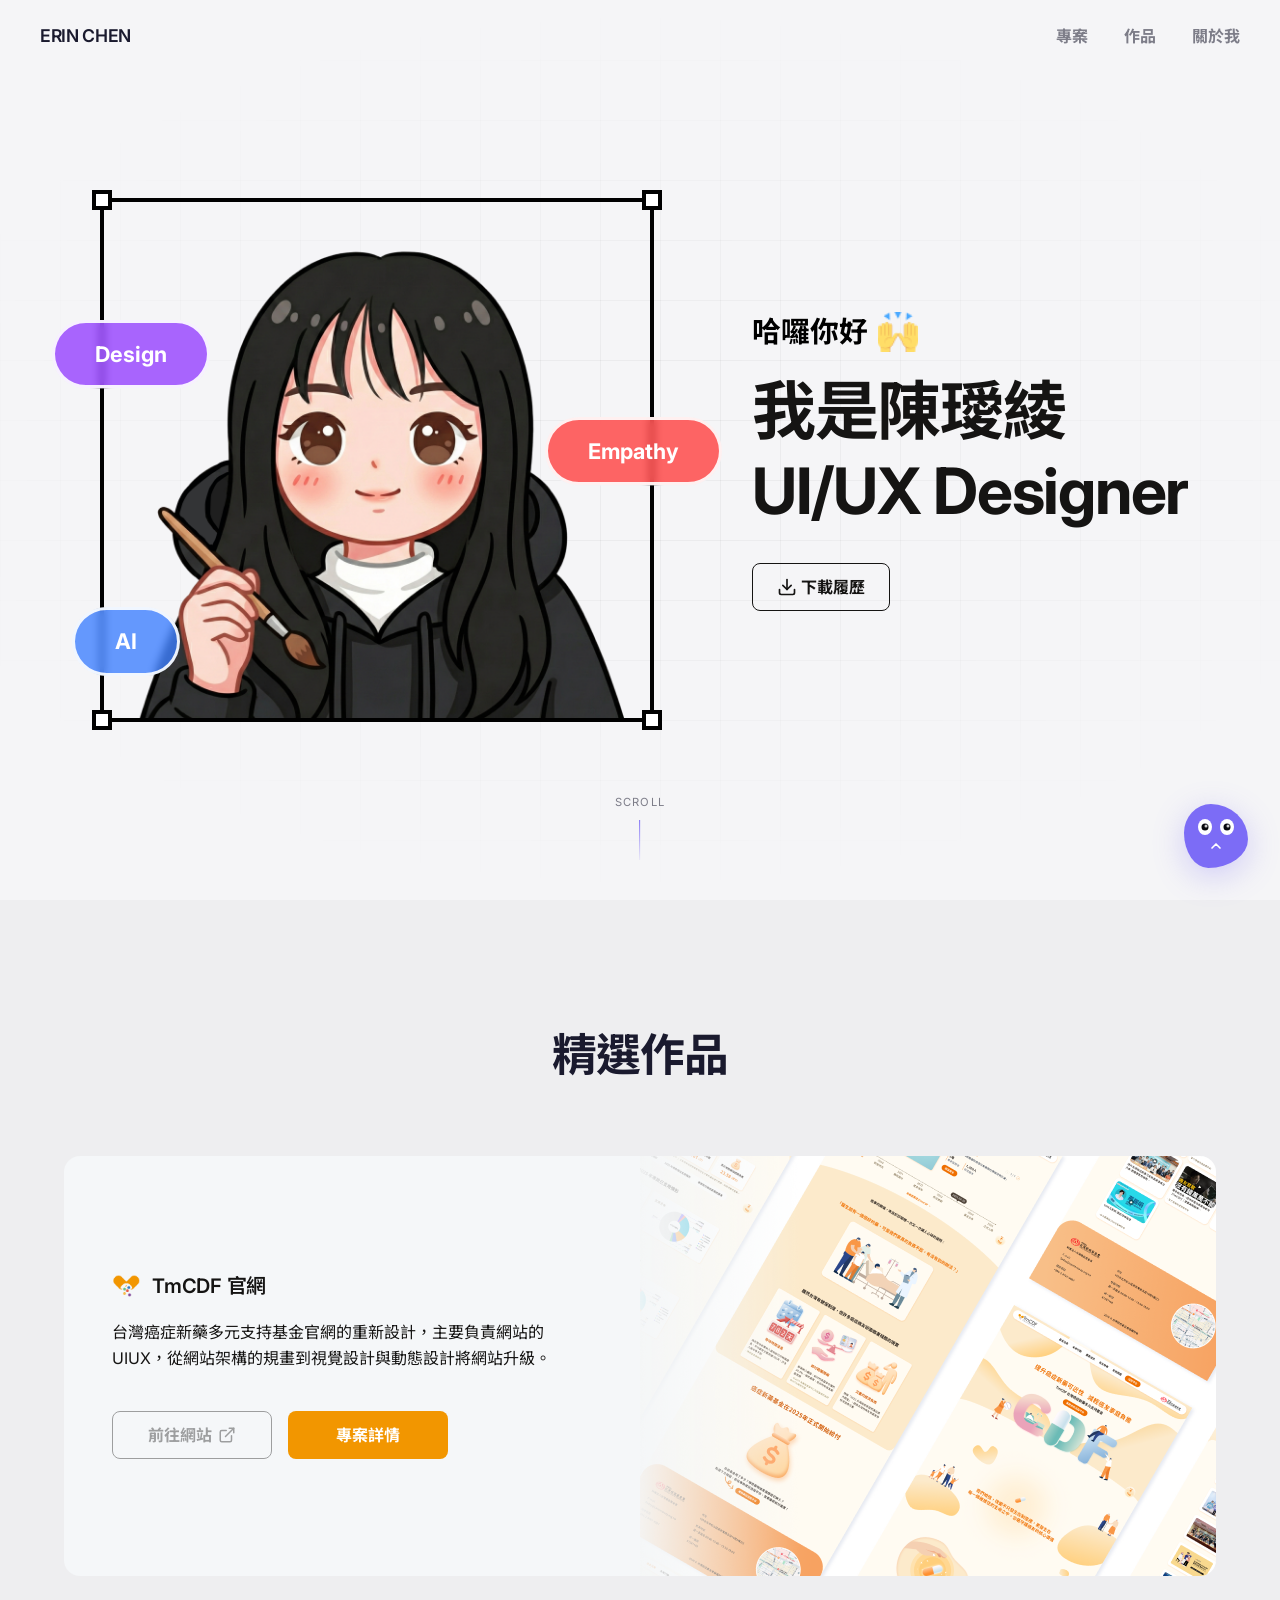
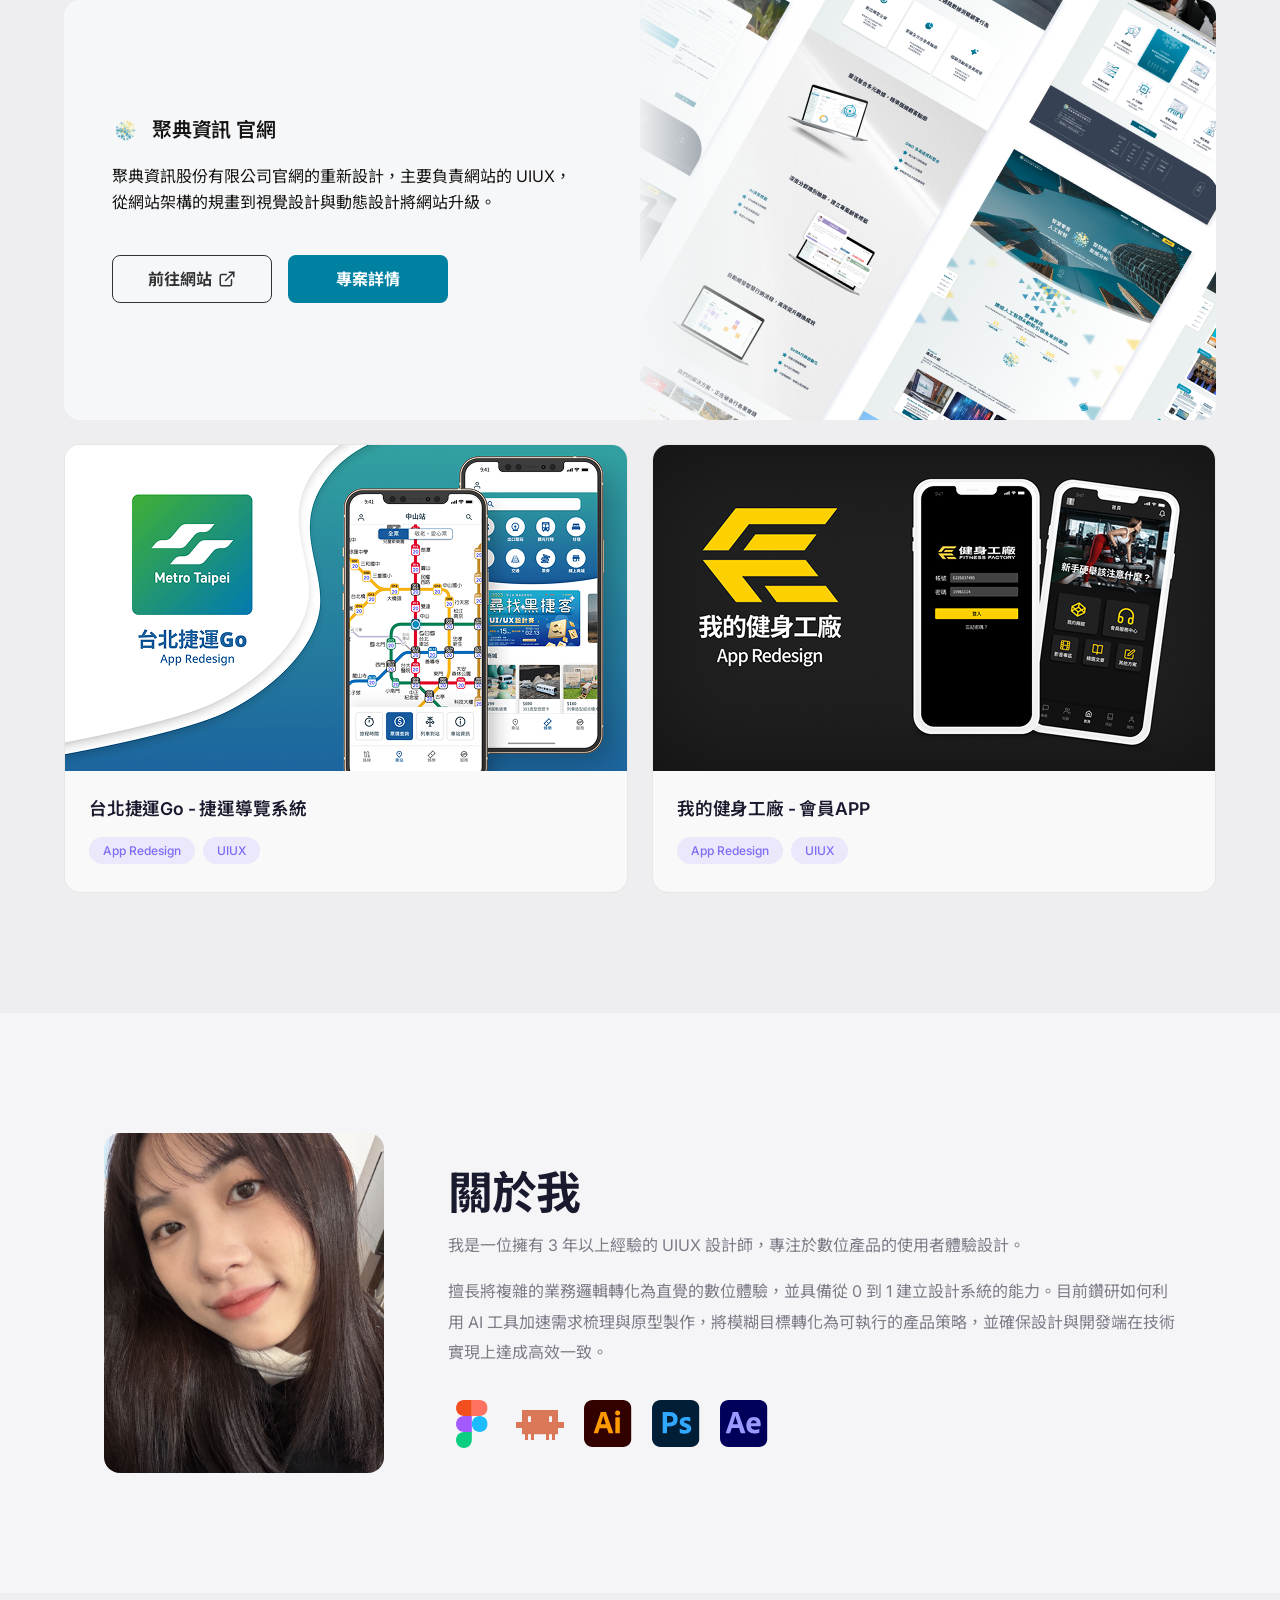
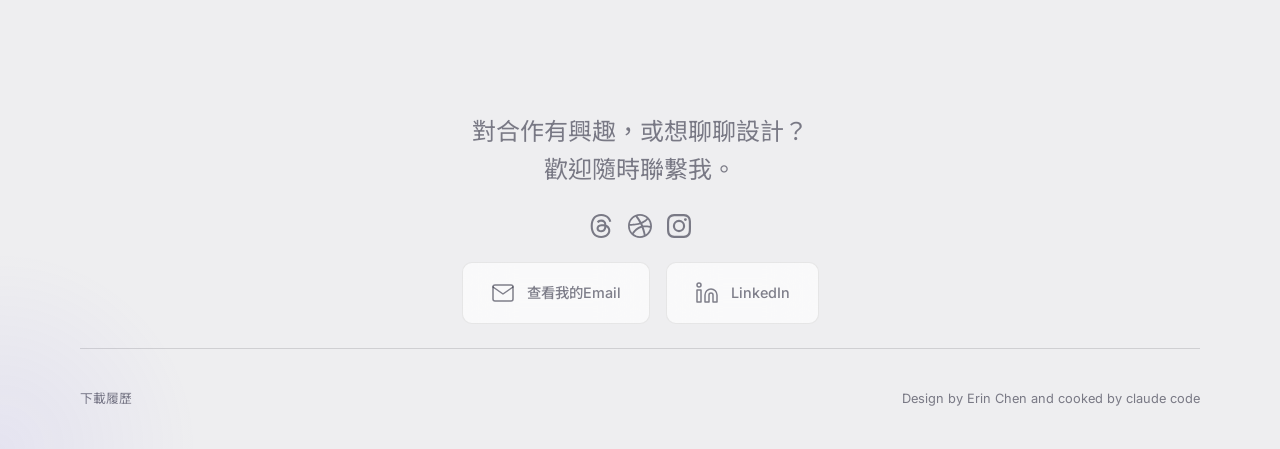
<file: index.html>
<!DOCTYPE html>
<html lang="zh-Hant">

<head>
  <meta charset="UTF-8">
  <meta name="viewport" content="width=device-width, initial-scale=1.0">
  <link rel="icon" type="image/png" href="assets/Favicon.png">
  <title>UIUX Portfolio</title>
  <link rel="preconnect" href="https://fonts.googleapis.com">
  <link rel="preconnect" href="https://fonts.gstatic.com" crossorigin>
  <link
    href="https://fonts.googleapis.com/css2?family=Inter:wght@300;400;500;600;700&family=Noto+Sans+TC:wght@300;400;500;700&display=swap"
    rel="stylesheet">
  <link rel="stylesheet" href="style.css">
</head>

<body>
  <!-- Shared header component (nav + mobile menu) -->
  <div id="site-header"></div>

  <!-- Hero Section -->
  <section class="hero" id="hero">
    <div class="hero-bg-grid"></div>
    <div class="hero-layout">
      <!-- Left: Photo Frame -->
      <div class="hero-frame">
        <svg class="hero-frame-svg" width="587" height="558" viewBox="0 0 587 558" fill="none"
          xmlns="http://www.w3.org/2000/svg">
          <rect class="frame-border" x="10" y="10" width="567" height="538" stroke="black" stroke-width="4" />
          <rect class="frame-corner frame-corner-tl" x="2" y="2" width="16" height="16" fill="white" stroke="black"
            stroke-width="4" />
          <rect class="frame-corner frame-corner-tr" x="569" y="2" width="16" height="16" fill="white" stroke="black"
            stroke-width="4" />
          <rect class="frame-corner frame-corner-bl" x="2" y="539" width="16" height="16" fill="white" stroke="black"
            stroke-width="4" />
          <rect class="frame-corner frame-corner-br" x="569" y="540" width="16" height="16" fill="white" stroke="black"
            stroke-width="4" />
        </svg>
        <div class="hero-frame-image">
          <img src="assets/character.png" alt="Character illustration">
        </div>
        <!-- Floating Tags -->
        <div class="hero-tag hero-tag-design">
          <img src="assets/Design.png" alt="" class="hero-tag-icon">
          Design
        </div>
        <div class="hero-tag hero-tag-empathy">
          <img src="assets/Empathy.png" alt="" class="hero-tag-icon">
          Empathy
        </div>
        <div class="hero-tag hero-tag-ai">
          <img src="assets/neural-network 1.png" alt="" class="hero-tag-icon">
          AI
        </div>
      </div>
      <!-- Right: Text Content -->
      <div class="hero-content">
        <div class="hero-greeting">
          <span>哈囉你好</span>
          <img src="assets/emoji-hands.png" alt="🙌" class="hero-emoji">
        </div>
        <h1 class="hero-name">我是陳璦綾<br>UI/UX Designer</h1>
        <a href="assets/UIUX-Designer-Resume.pdf" target="_blank" rel="noopener noreferrer" class="hero-resume">
          <svg viewBox="0 0 24 24" width="20" height="20" fill="none" stroke="currentColor" stroke-width="2" stroke-linecap="round" stroke-linejoin="round" aria-hidden="true">
            <path d="M21 15v4a2 2 0 0 1-2 2H5a2 2 0 0 1-2-2v-4"/>
            <polyline points="7 10 12 15 17 10"/>
            <line x1="12" y1="15" x2="12" y2="3"/>
          </svg>
          <span>下載履歷</span>
        </a>
      </div>
    </div>
    <!-- Resize cursor (positioned by JS) -->
    <svg class="hero-frame-cursor" viewBox="0 0 20 20" fill="none" xmlns="http://www.w3.org/2000/svg">
      <path d="M2 1L2 16L6.5 12L10 18L12 17L8.5 11L14 10L2 1Z" fill="white" stroke="black" stroke-width="1.5"
        stroke-linejoin="round" />
    </svg>
    <div class="hero-scroll-hint">
      <span>Scroll</span>
      <div class="scroll-line"></div>
    </div>
  </section>

  <!-- Works Section -->
  <section class="section section-alt" id="works">
    <div class="container works-container">
      <div class="section-header reveal">
        <h2 class="section-title" data-i18n="works.title">精選作品</h2>
      </div>

      <!-- Featured Hero Cards (stacked) -->
      <div class="featured-stack" id="featured">
        <!-- Feature Card: TmCDF -->
        <article class="feature-card reveal" data-accent="#f29600">
          <div class="feature-card-content">
            <div class="feature-card-head">
              <div class="feature-card-logo" aria-hidden="true">
                <img src="assets/TmCDF Logo.png" alt="TmCDF" style="height:28px;width:auto;object-fit:contain;">
              </div>
              <h3 class="feature-card-title" data-i18n="tmcdf.title">TmCDF 官網</h3>
            </div>
            <p class="feature-card-desc" data-i18n="tmcdf.desc">台灣癌症新藥多元支持基金官網的重新設計，主要負責網站的 UIUX，從網站架構的規畫到視覺設計與動態設計將網站升級。</p>
            <div class="feature-card-actions">
              <span class="btn-outline btn-disabled" tabindex="0" data-i18n="btn.visit">
                前往網站
                <svg width="18" height="18" viewBox="0 0 24 24" fill="none" stroke="currentColor" stroke-width="2"
                  stroke-linecap="round" stroke-linejoin="round">
                  <path d="M18 13v6a2 2 0 0 1-2 2H5a2 2 0 0 1-2-2V8a2 2 0 0 1 2-2h6"/>
                  <polyline points="15 3 21 3 21 9"/>
                  <line x1="10" y1="14" x2="21" y2="3"/>
                </svg>
                <span class="btn-tooltip" data-i18n="tmcdf.tooltip">網站建置中</span>
              </span>
              <a href="case-TmCDF.html" class="btn-filled" style="background:#f29600" data-i18n="btn.details">專案詳情</a>
            </div>
          </div>
          <div class="feature-card-visual">
            <img src="assets/TmCDF Cover.png" alt="TmCDF 官網" class="feature-cover"/>
          </div>
        </article>

        <!-- Feature Card: 聚典資訊 -->
        <article class="feature-card reveal" data-accent="#0081a2">
          <div class="feature-card-content">
            <div class="feature-card-head">
              <div class="feature-card-logo" aria-hidden="true">
                <img src="assets/Judian Logo.png" alt="聚典資訊" style="height:28px;width:auto;object-fit:contain;">
              </div>
              <h3 class="feature-card-title" data-i18n="judian.title">聚典資訊 官網</h3>
            </div>
            <p class="feature-card-desc" data-i18n="judian.desc">聚典資訊股份有限公司官網的重新設計，主要負責網站的 UIUX，從網站架構的規畫到視覺設計與動態設計將網站升級。</p>
            <div class="feature-card-actions">
              <a href="https://www.retailingdata.com.tw/" target="_blank" rel="noopener noreferrer" class="btn-outline" data-i18n="btn.visit">
                前往網站
                <svg width="18" height="18" viewBox="0 0 24 24" fill="none" stroke="currentColor" stroke-width="2"
                  stroke-linecap="round" stroke-linejoin="round">
                  <path d="M18 13v6a2 2 0 0 1-2 2H5a2 2 0 0 1-2-2V8a2 2 0 0 1 2-2h6"/>
                  <polyline points="15 3 21 3 21 9"/>
                  <line x1="10" y1="14" x2="21" y2="3"/>
                </svg>
              </a>
              <a href="case-judian.html" class="btn-filled" style="background:#0081a2" data-i18n="btn.details">專案詳情</a>
            </div>
          </div>
          <div class="feature-card-visual">
            <img src="assets/Judian Cover.png" alt="聚典資訊官網" class="feature-cover"/>
          </div>
        </article>
      </div>

      <!-- Project Grid (2 x 2) -->
      <div class="project-grid" id="works-grid">
        <a href="#" class="project-card reveal" style="display:none">
          <div class="project-card-image project-card-image-light">
            <img src="assets/badminton-cover.png" alt="羽管家 - 羽球店鋪後台管理系統" class="project-card-cover">
          </div>
          <div class="project-card-body">
            <h3 class="project-card-title" data-i18n="card.badminton">羽管家 - 羽球店鋪後台管理系統</h3>
            <div class="project-card-tags">
              <span class="tag">Dashboard Design</span>
              <span class="tag">UX Research</span>
              <span class="tag">Webapp</span>
            </div>
          </div>
        </a>

        <a href="case-metro.html" class="project-card reveal">
          <div class="project-card-image">
            <img src="assets/metro-cover.png" alt="台北捷運Go - 捷運導覽系統" class="project-card-cover">
          </div>
          <div class="project-card-body">
            <h3 class="project-card-title" data-i18n="card.metro">台北捷運Go - 捷運導覽系統</h3>
            <div class="project-card-tags">
              <span class="tag">App Redesign</span>
              <span class="tag">UIUX</span>
            </div>
          </div>
        </a>

        <a href="case-fitness.html" class="project-card reveal">
          <div class="project-card-image">
            <img src="assets/fitness-cover.png" alt="我的健身工廠 - 會員APP" class="project-card-cover">
          </div>
          <div class="project-card-body">
            <h3 class="project-card-title" data-i18n="card.fitness">我的健身工廠 - 會員APP</h3>
            <div class="project-card-tags">
              <span class="tag">App Redesign</span>
              <span class="tag">UIUX</span>
            </div>
          </div>
        </a>

        <a href="#" class="project-card reveal" style="display:none">
          <div class="project-card-image">
            <img src="assets/Daily UI COver.png" alt="Daily UI - 每日一點設計" class="project-card-cover">
          </div>
          <div class="project-card-body">
            <h3 class="project-card-title" data-i18n="card.dailyui">Daily UI - 每日一點設計</h3>
            <div class="project-card-tags">
              <span class="tag">UI Design</span>
              <span class="tag">App</span>
              <span class="tag">Website</span>
            </div>
          </div>
        </a>
      </div>
    </div>
  </section>

  <!-- About Section -->
  <section class="section" id="about">
    <div class="container">
      <div class="about-layout reveal">
        <div class="about-photo">
          <img src="assets/image.jpg" alt="陳璦綾" class="about-photo-img">
        </div>
        <div class="about-content">
          <h2 class="section-title" data-i18n="about.title">關於我</h2>
          <p class="about-text" data-i18n="about.p1">
            我是一位擁有 3 年以上經驗的 UIUX 設計師，專注於數位產品的使用者體驗設計。
          </p>
          <p class="about-text" data-i18n="about.p2">
            擅長將複雜的業務邏輯轉化為直覺的數位體驗，並具備從 0 到 1 建立設計系統的能力。目前鑽研如何利用 AI 工具加速需求梳理與原型製作，將模糊目標轉化為可執行的產品策略，並確保設計與開發端在技術實現上達成高效一致。
          </p>
          <div class="about-tools">
            <img src="assets/figma.svg" alt="Figma" class="about-tool-icon" title="Figma">
            <img src="assets/claude-code.svg" alt="Claude Code" class="about-tool-icon" title="Claude Code">
            <img src="assets/illustrator.svg" alt="Illustrator" class="about-tool-icon" title="Illustrator">
            <img src="assets/photoshop.svg" alt="Photoshop" class="about-tool-icon" title="Photoshop">
            <img src="assets/after-effects.svg" alt="After Effects" class="about-tool-icon" title="After Effects">
          </div>
        </div>
      </div>
    </div>
  </section>

  <!-- Shared footer component (contact + go-top + captcha) -->
  <div id="site-footer"></div>

  <script src="https://mcp.figma.com/mcp/html-to-design/capture.js" async></script>
  <script src="components/header.js"></script>
  <script src="components/footer.js"></script>
  <script src="script.js"></script>
</body>

</html>
</file>
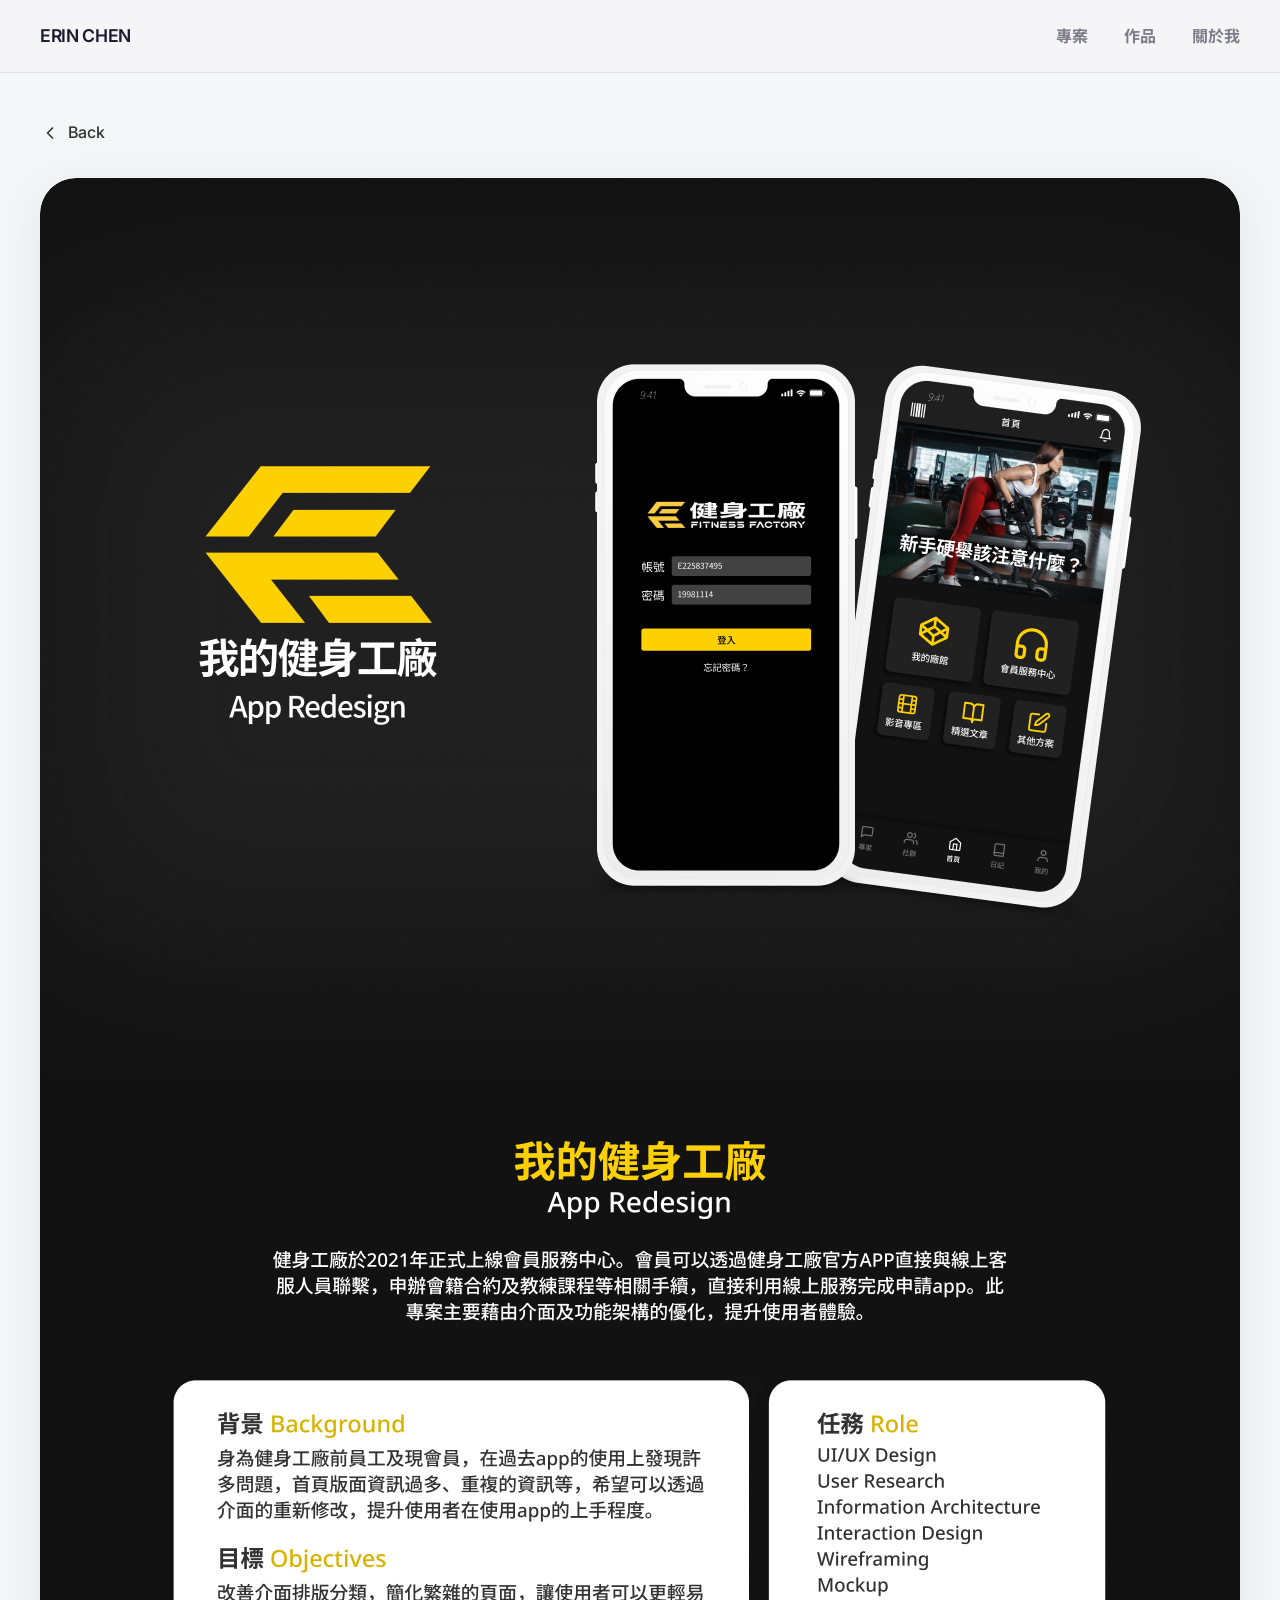
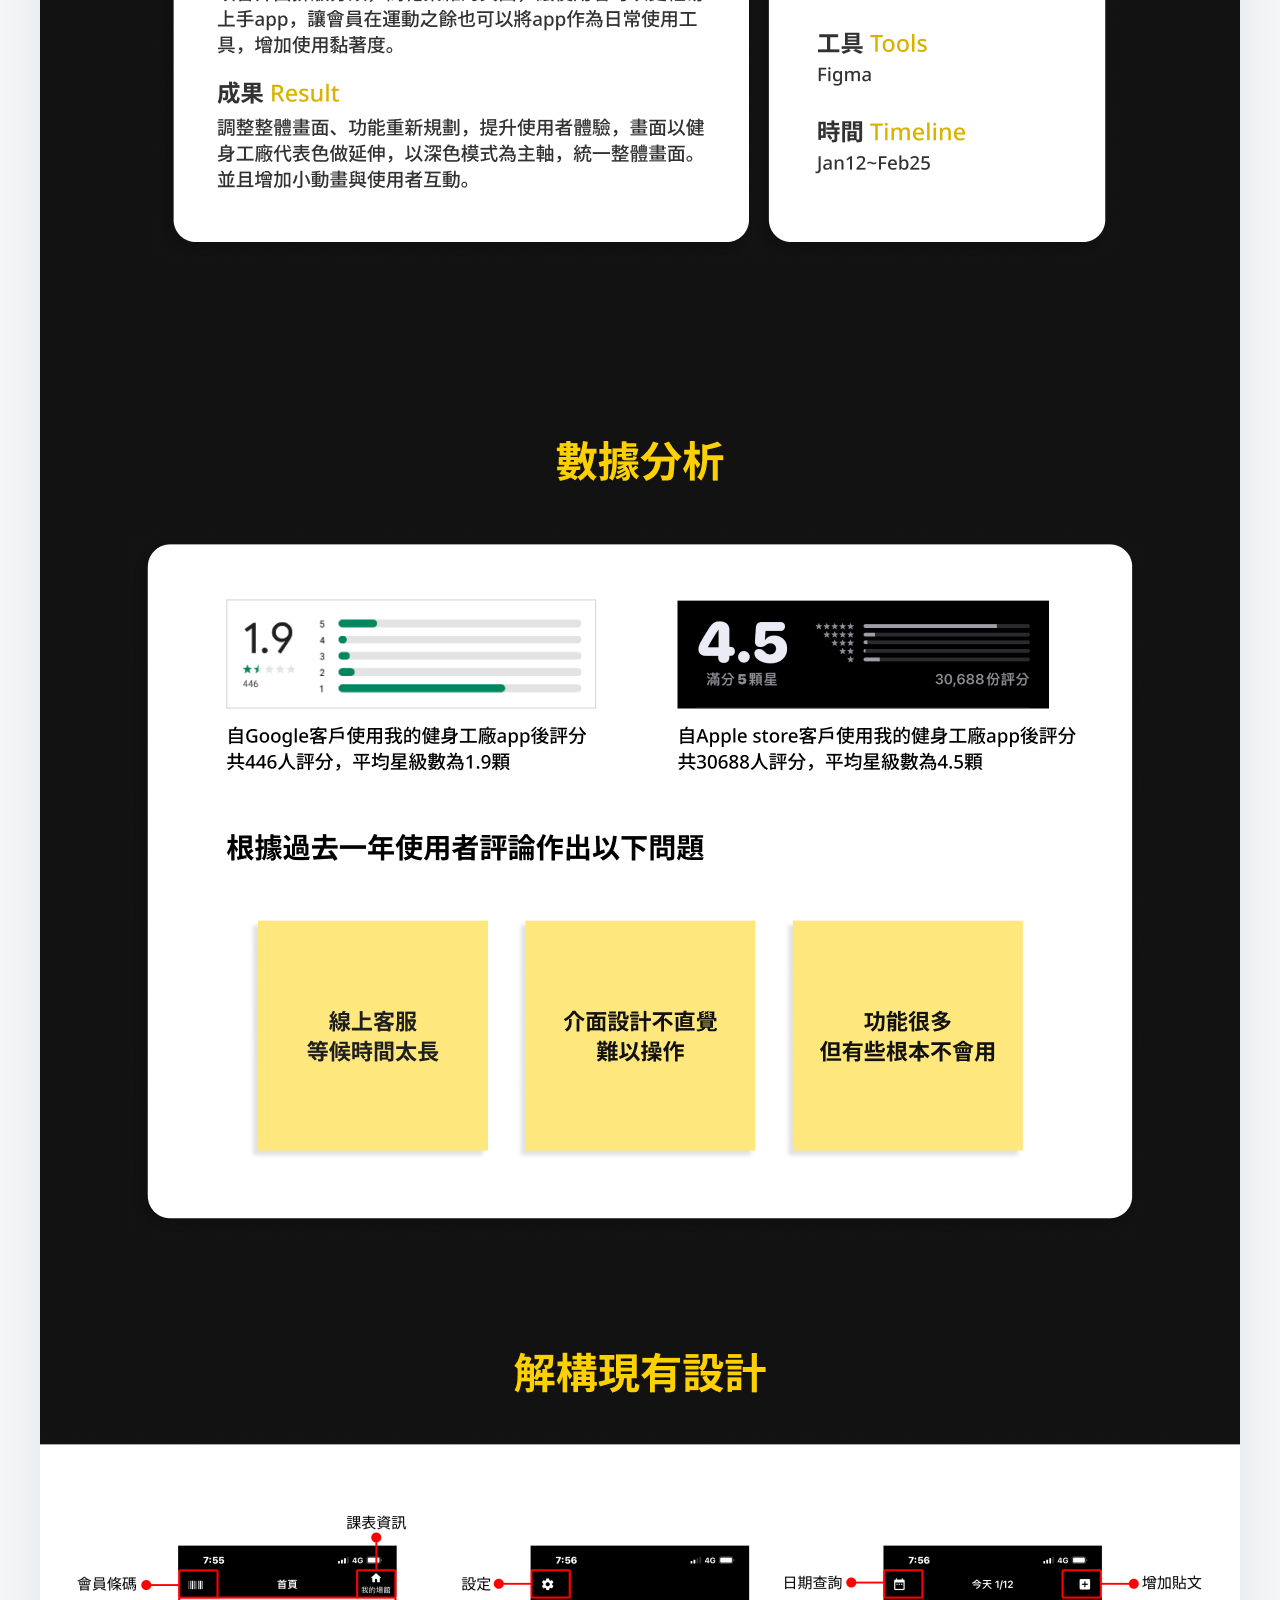
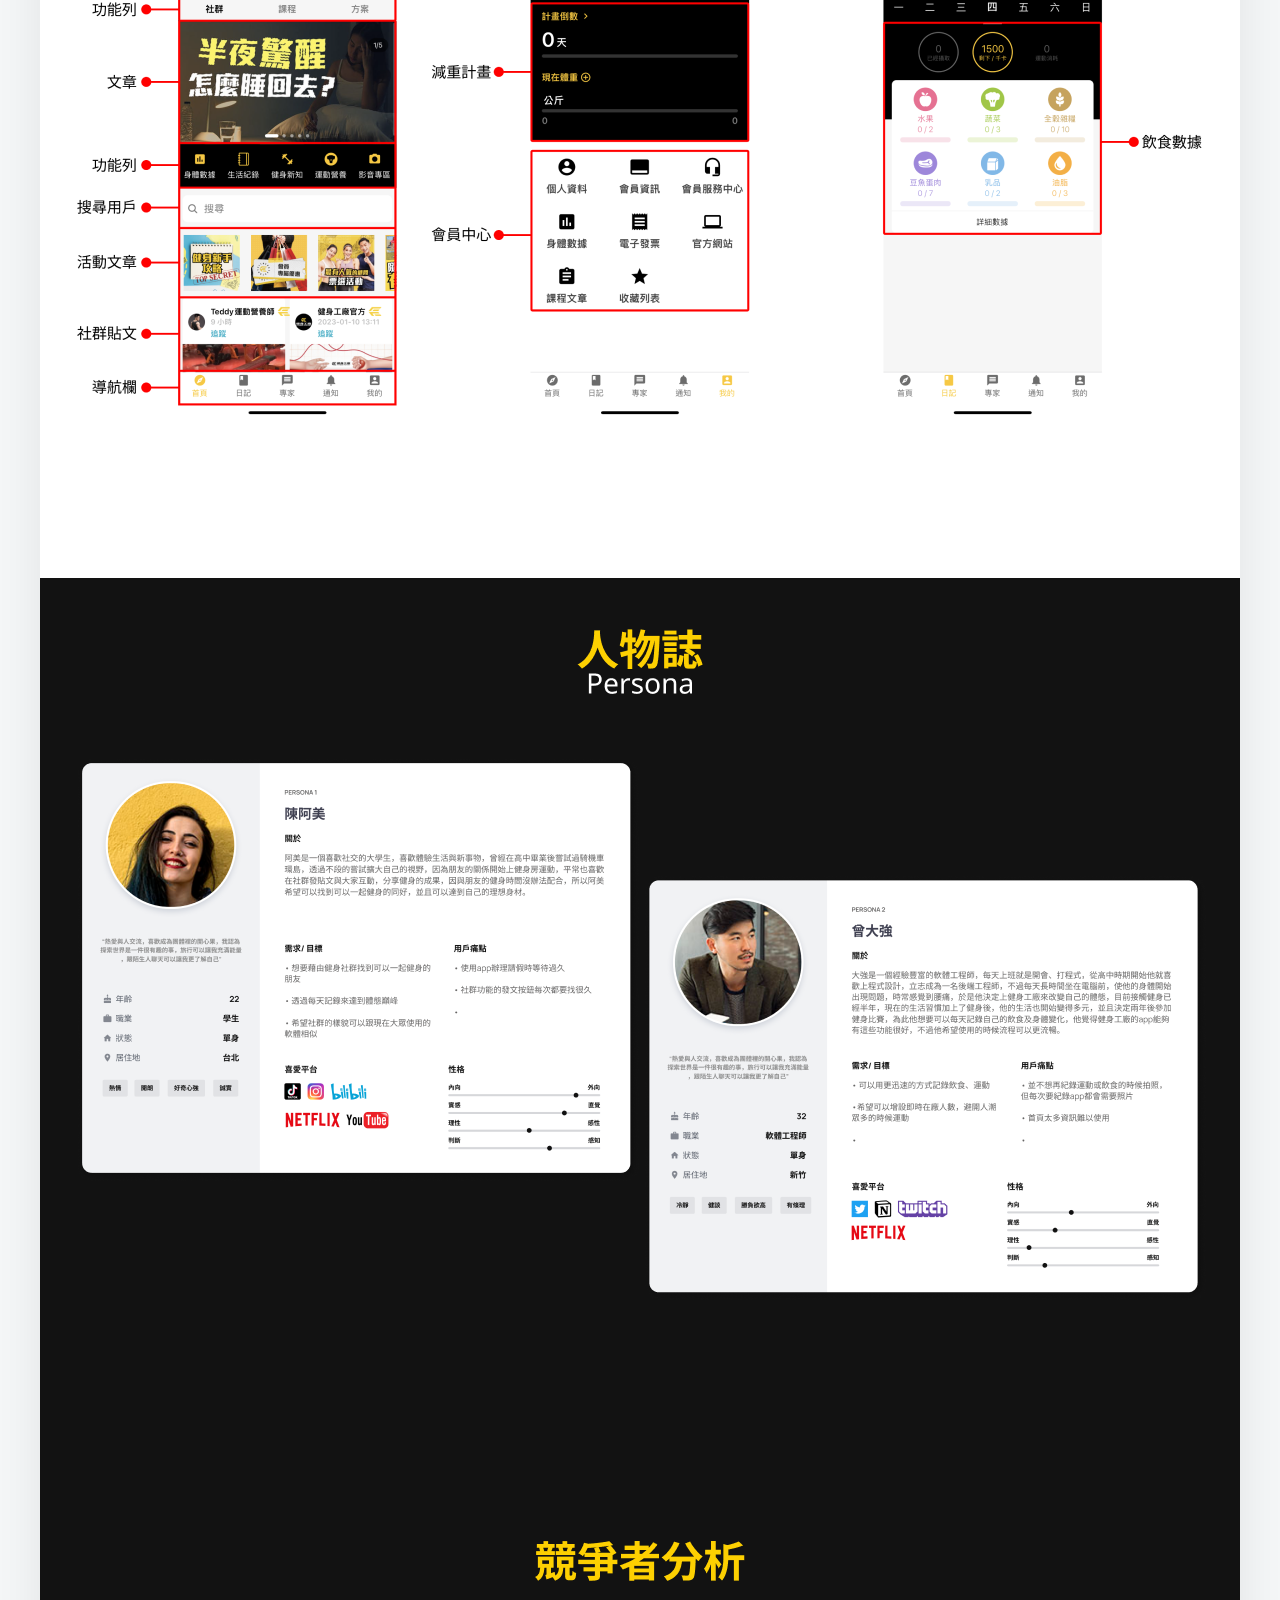
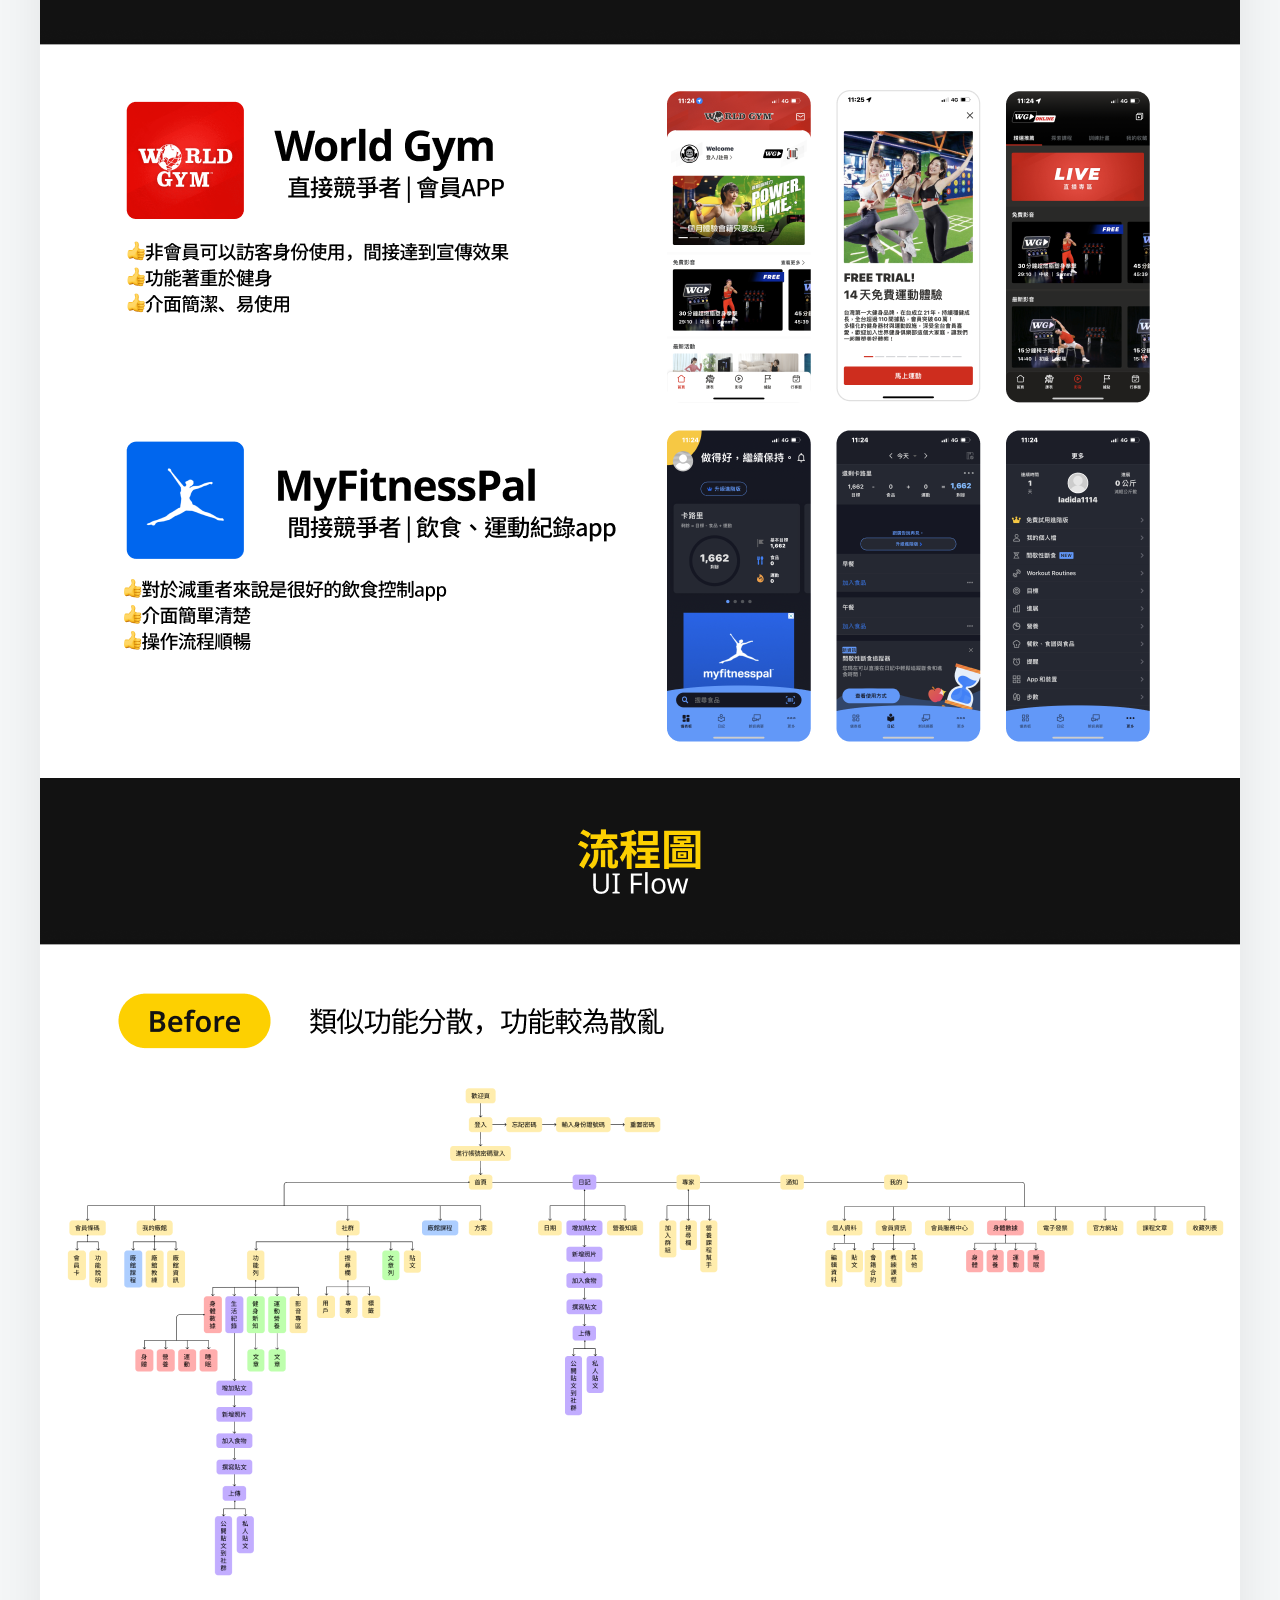
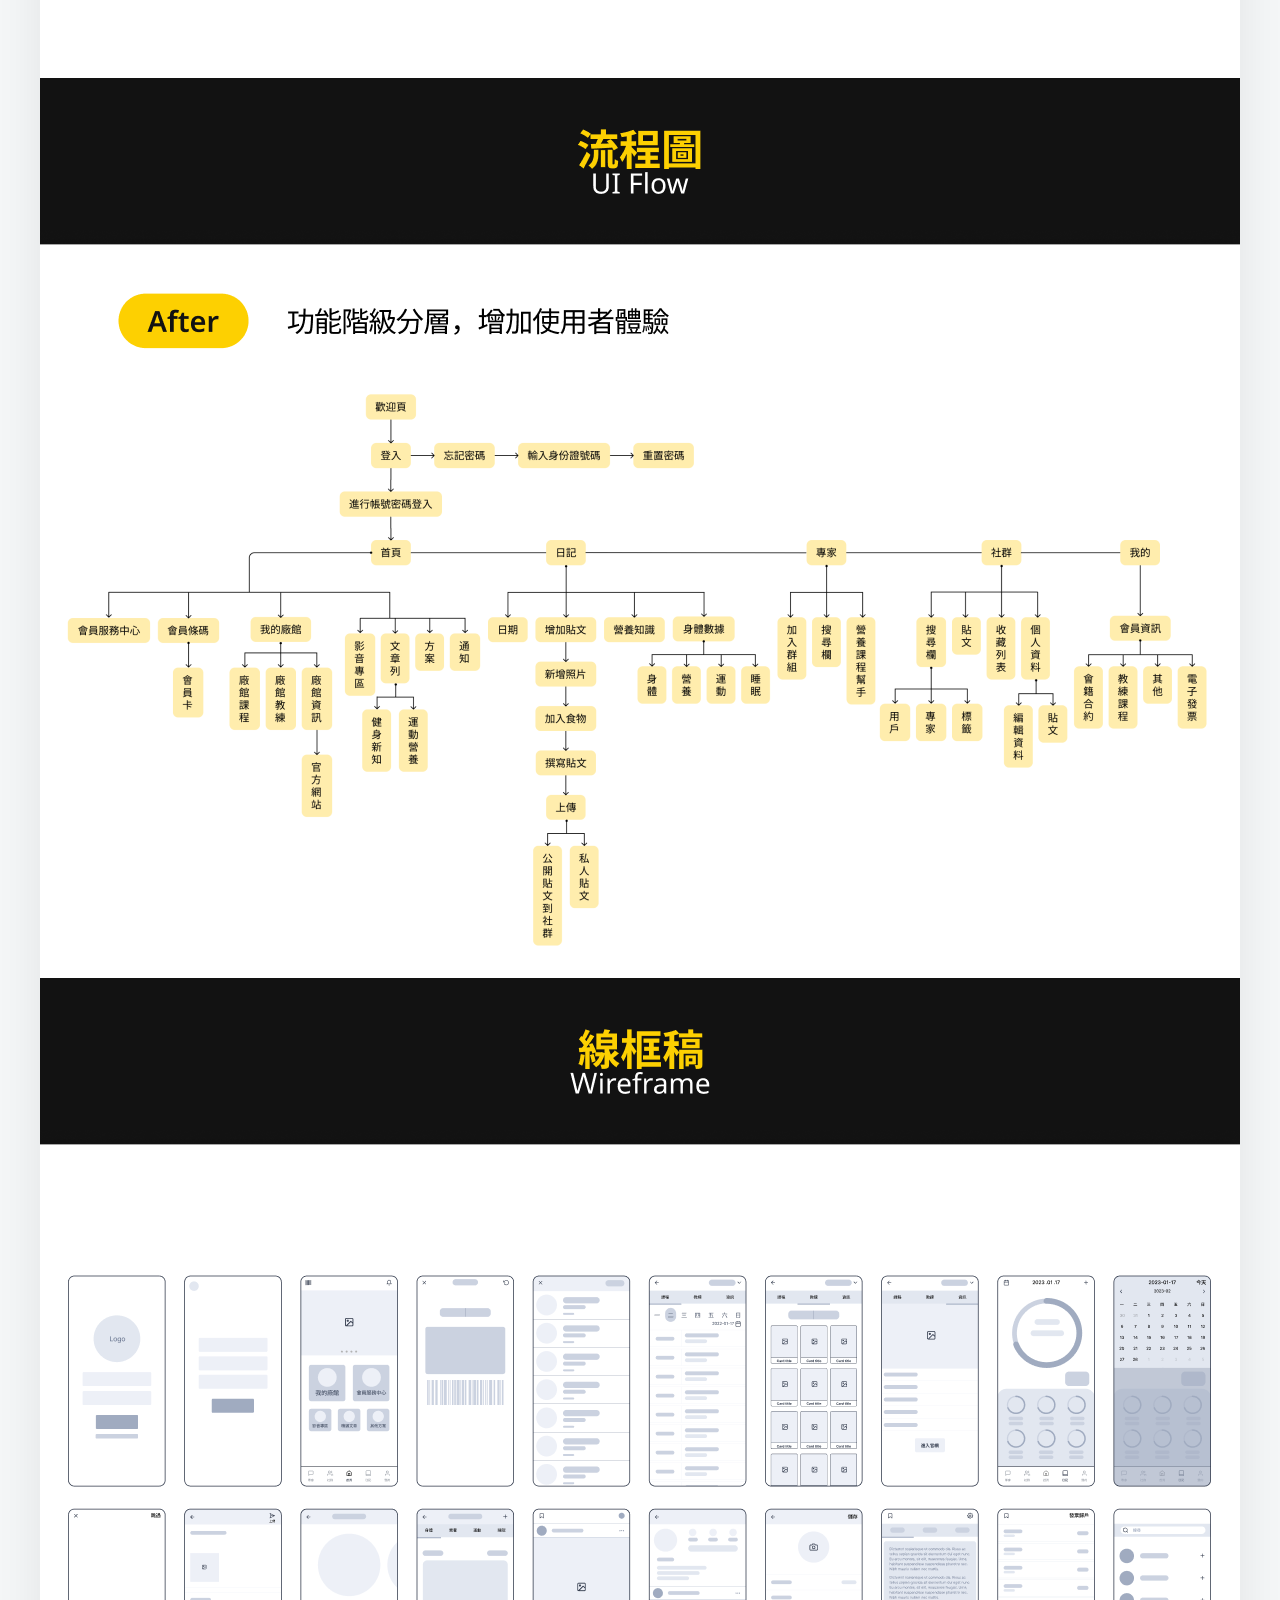
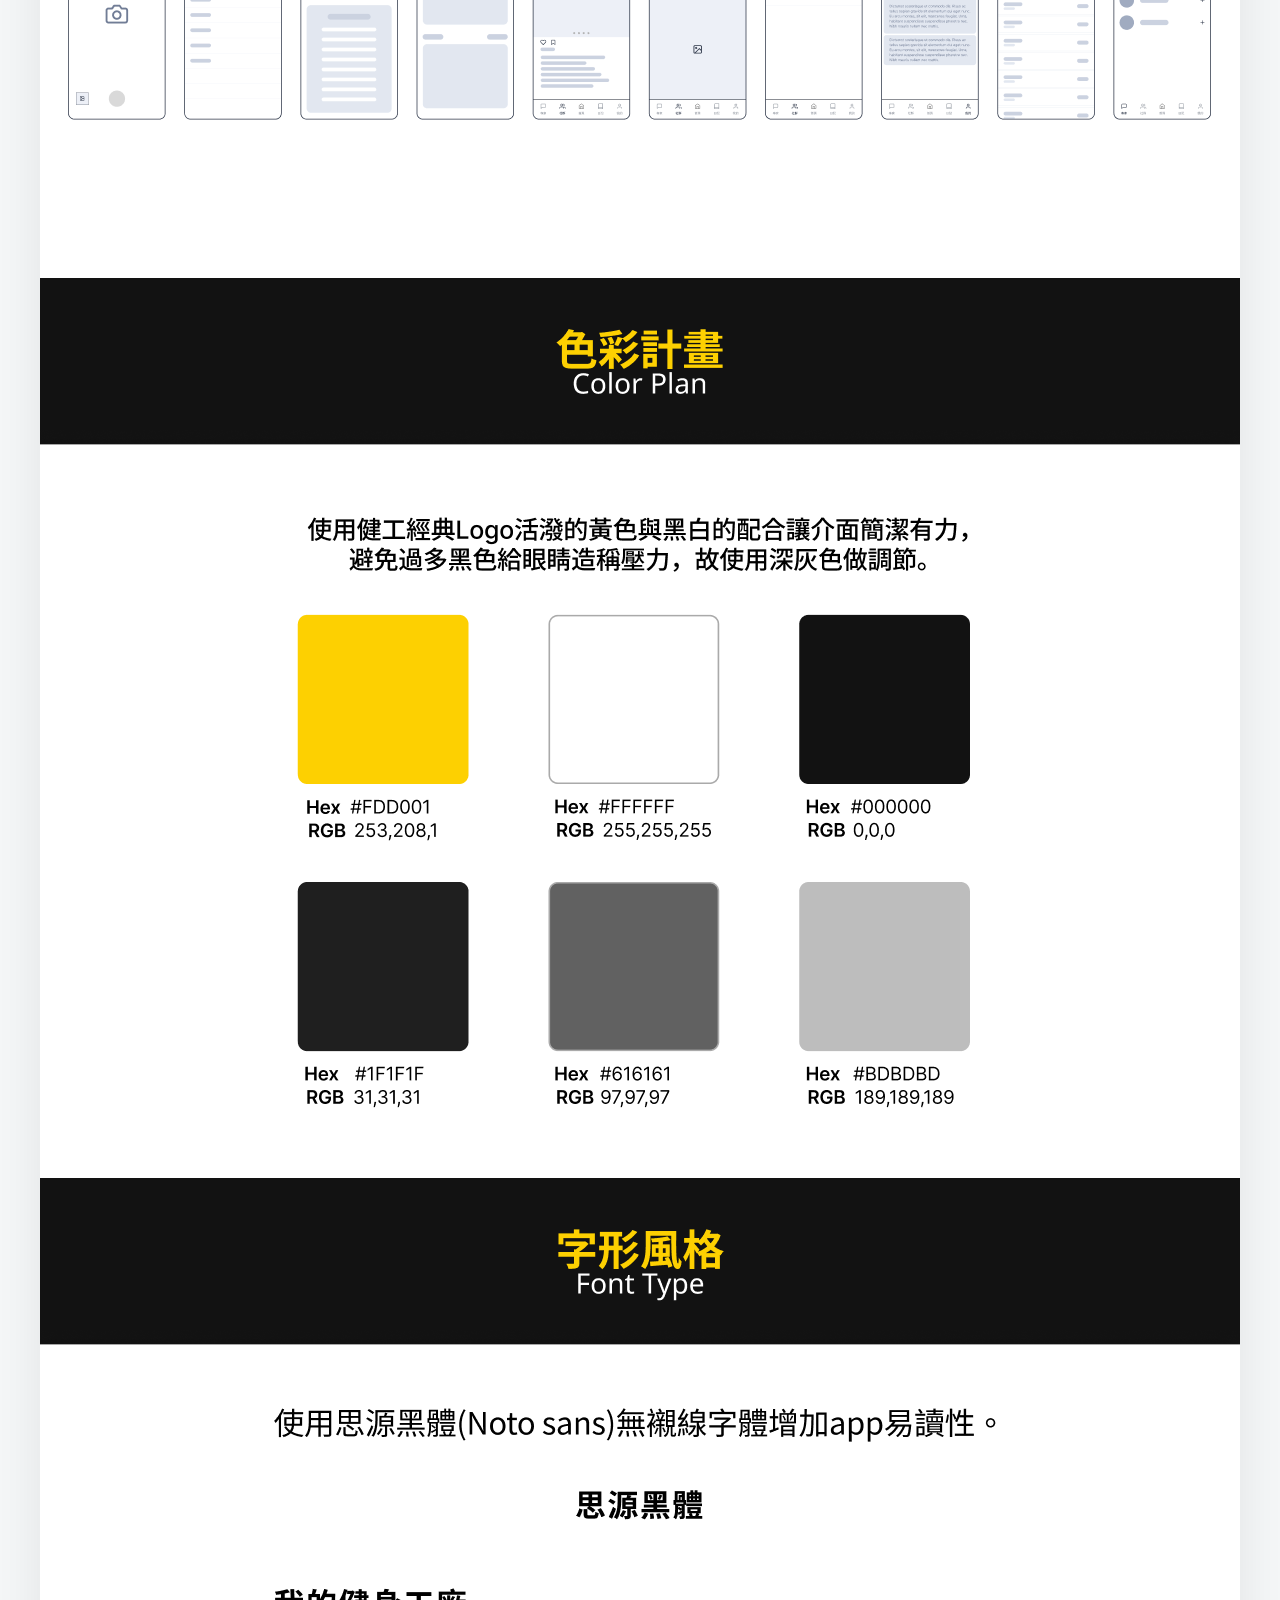
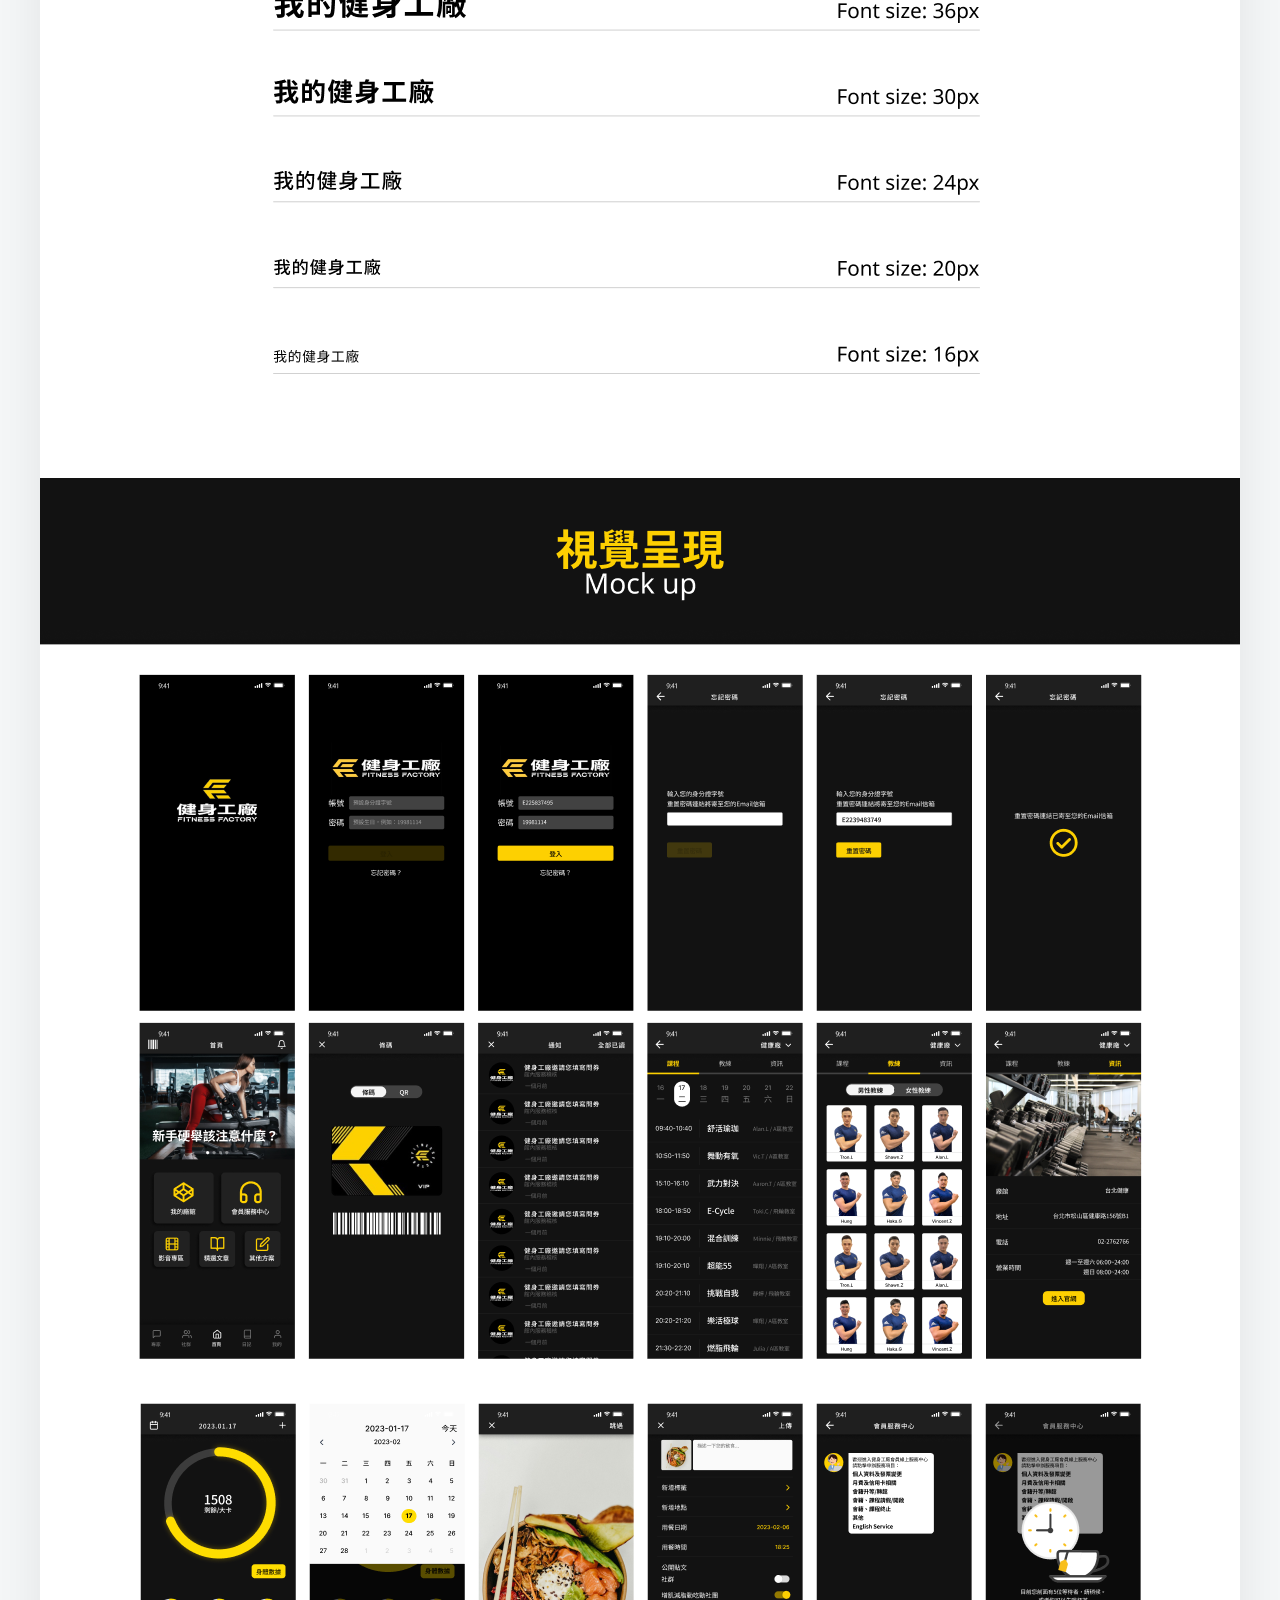
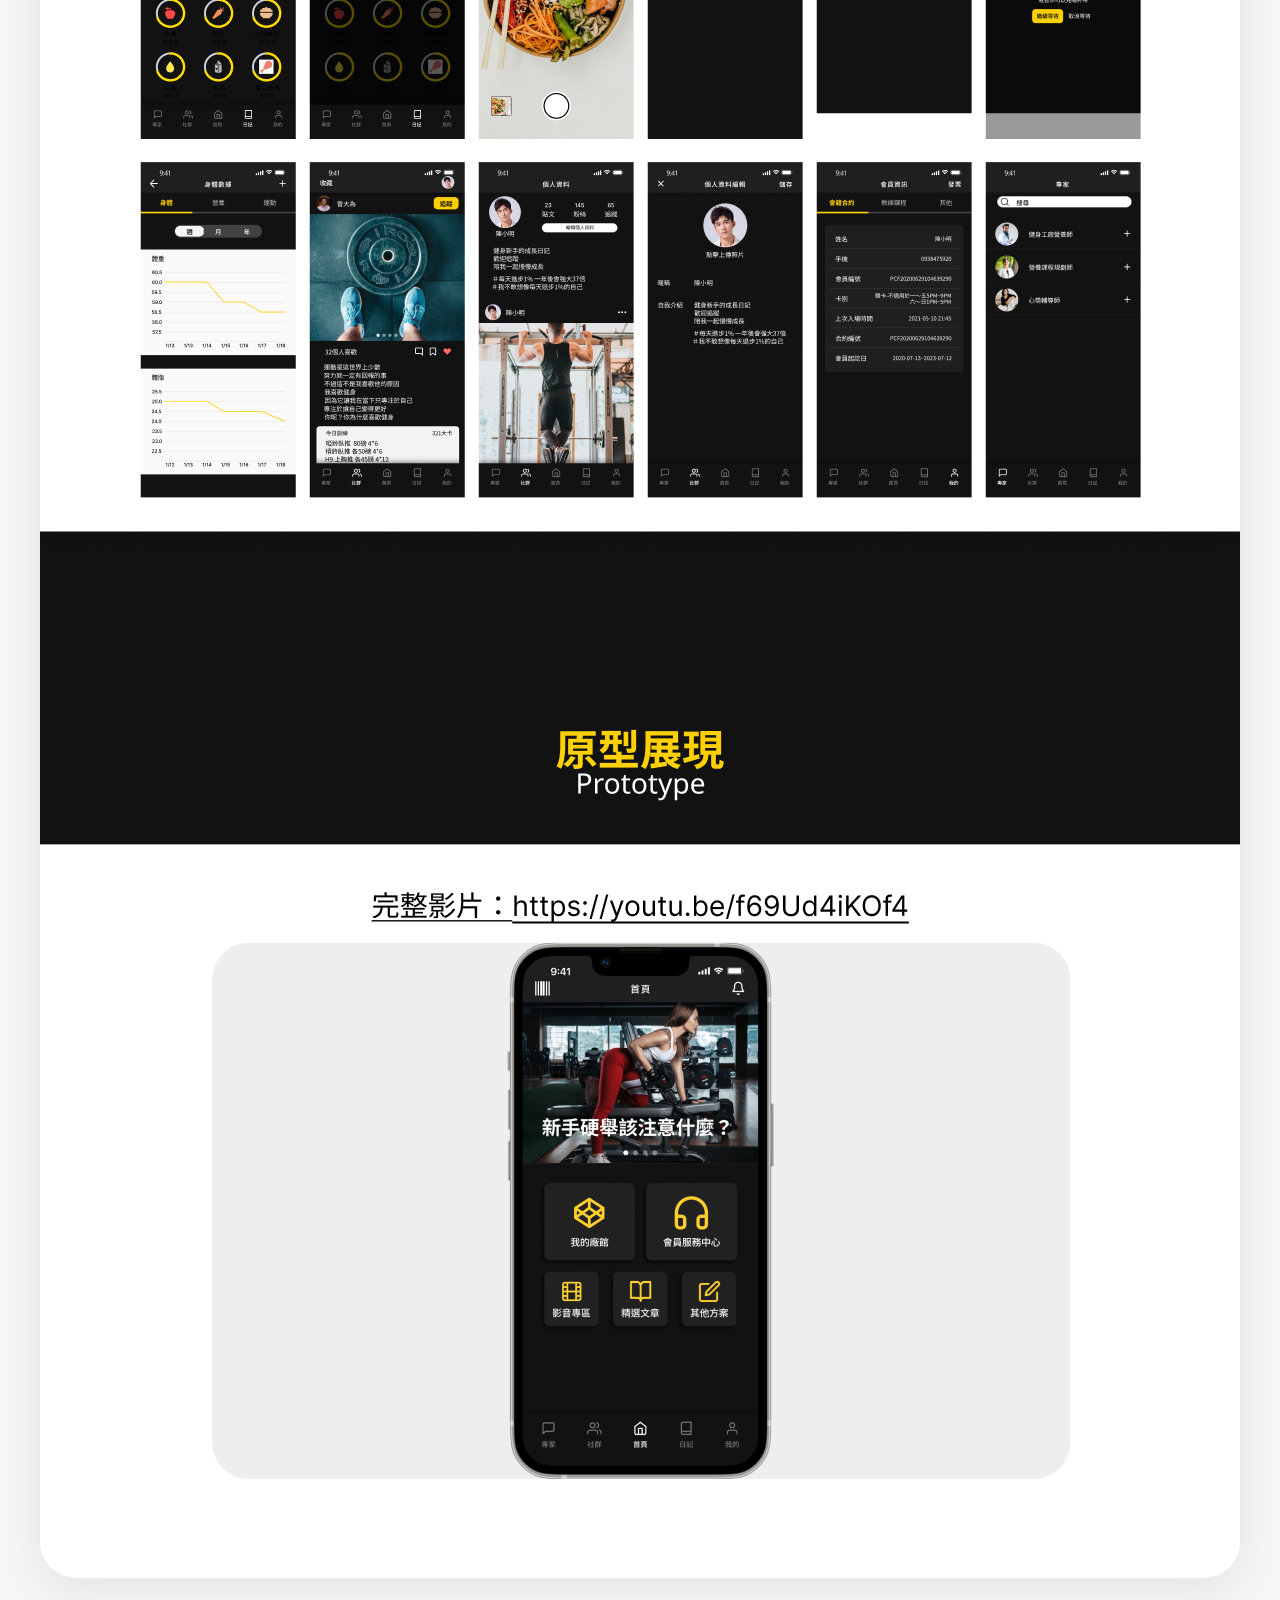
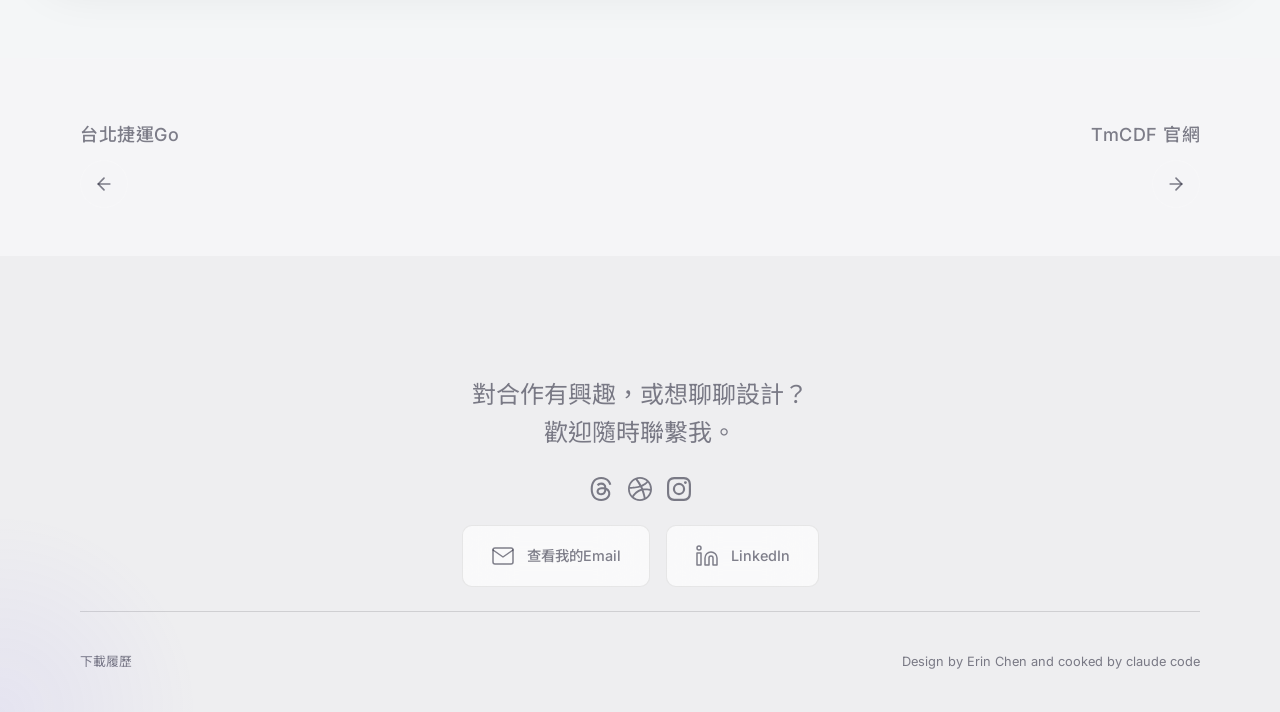
<file: case-fitness.html>
<!DOCTYPE html>
<html lang="zh-Hant">

<head>
  <meta charset="UTF-8">
  <meta name="viewport" content="width=device-width, initial-scale=1.0">
  <link rel="icon" type="image/png" href="assets/Favicon.png">
  <title>我的健身工廠 — 會員APP | Portfolio</title>
  <link rel="preconnect" href="https://fonts.googleapis.com">
  <link rel="preconnect" href="https://fonts.gstatic.com" crossorigin>
  <link
    href="https://fonts.googleapis.com/css2?family=Inter:wght@300;400;500;600;700&family=Noto+Sans+TC:wght@300;400;500;700&display=swap"
    rel="stylesheet">
  <link rel="stylesheet" href="style.css">
  <link rel="stylesheet" href="case-study.css">
  <style>
    .case-fullpage {
      padding: 120px 24px 80px;
      background: #f4f6f7;
      min-height: 100vh;
    }
    .case-fullpage-inner {
      max-width: 1200px;
      margin: 0 auto;
    }
    .case-fullpage-back {
      display: inline-flex;
      align-items: center;
      gap: 8px;
      margin-bottom: 32px;
      color: #323232;
      font-weight: 500;
      text-decoration: none;
      transition: opacity 0.2s ease;
    }
    .case-fullpage-back:hover {
      opacity: 0.7;
    }
    .case-fullpage-img {
      width: 100%;
      height: auto;
      display: block;
      border-radius: 36px;
      box-shadow: 0 12px 48px rgba(0, 0, 0, 0.08);
    }
    .case-fullpage-figure {
      position: relative;
      width: 100%;
    }
  </style>
</head>

<body class="case-page">
  <!-- Shared header component (nav + mobile menu) -->
  <div id="site-header"></div>

  <!-- Full Page Design -->
  <main class="case-fullpage">
    <div class="case-fullpage-inner">
      <a href="index.html#works-grid" class="case-fullpage-back">
        <svg width="20" height="20" viewBox="0 0 24 24" fill="none" stroke="currentColor" stroke-width="2"
          stroke-linecap="round" stroke-linejoin="round">
          <polyline points="15 18 9 12 15 6" />
        </svg>
        Back
      </a>
      <div class="case-fullpage-figure">
        <img src="assets/portfolio-fitness.png" alt="我的健身工廠 會員APP" class="case-fullpage-img">
      </div>
    </div>
  </main>

  <!-- Works selector (other cases) -->
  <div id="works-selector"></div>

  <!-- Shared footer component (contact + go-top + captcha) -->
  <div id="site-footer"></div>

  <script src="components/header.js"></script>
  <script src="components/works-selector.js"></script>
  <script src="components/footer.js"></script>
  <script src="script.js"></script>
</body>

</html>
</file>
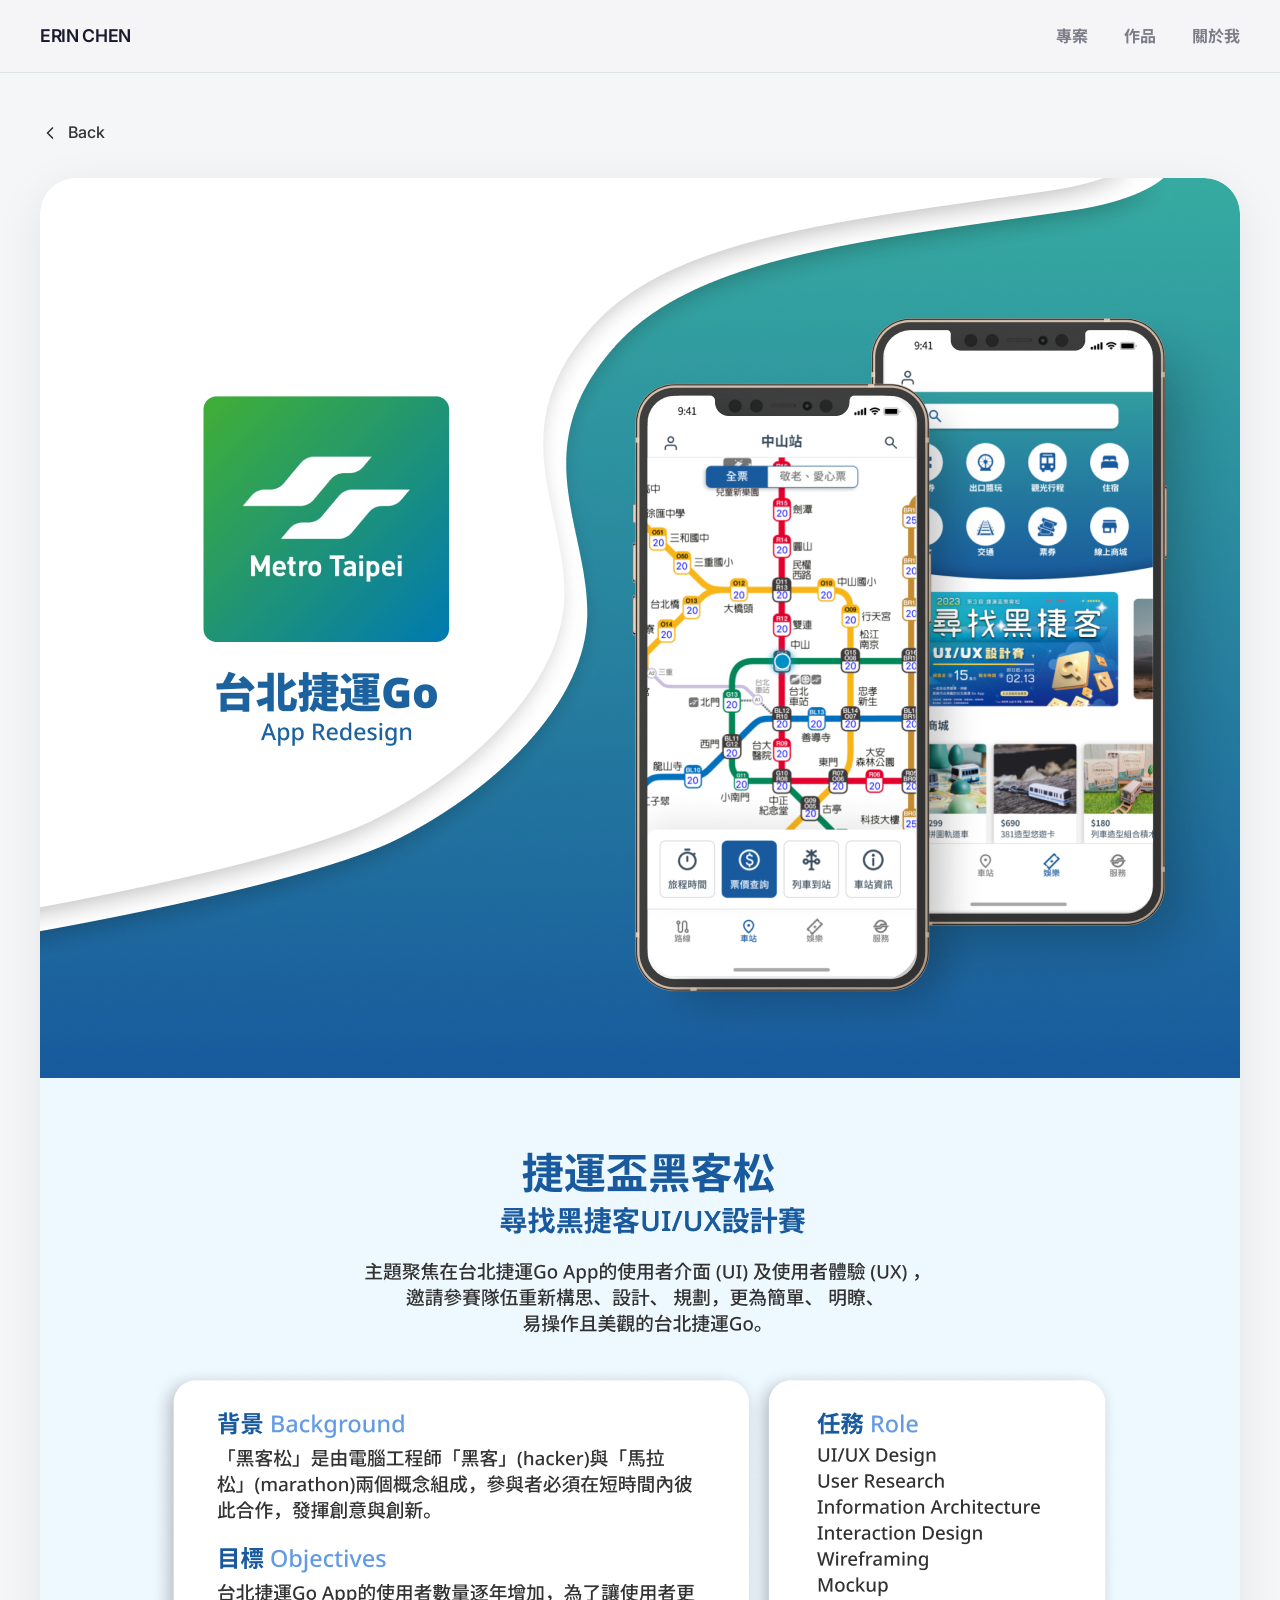
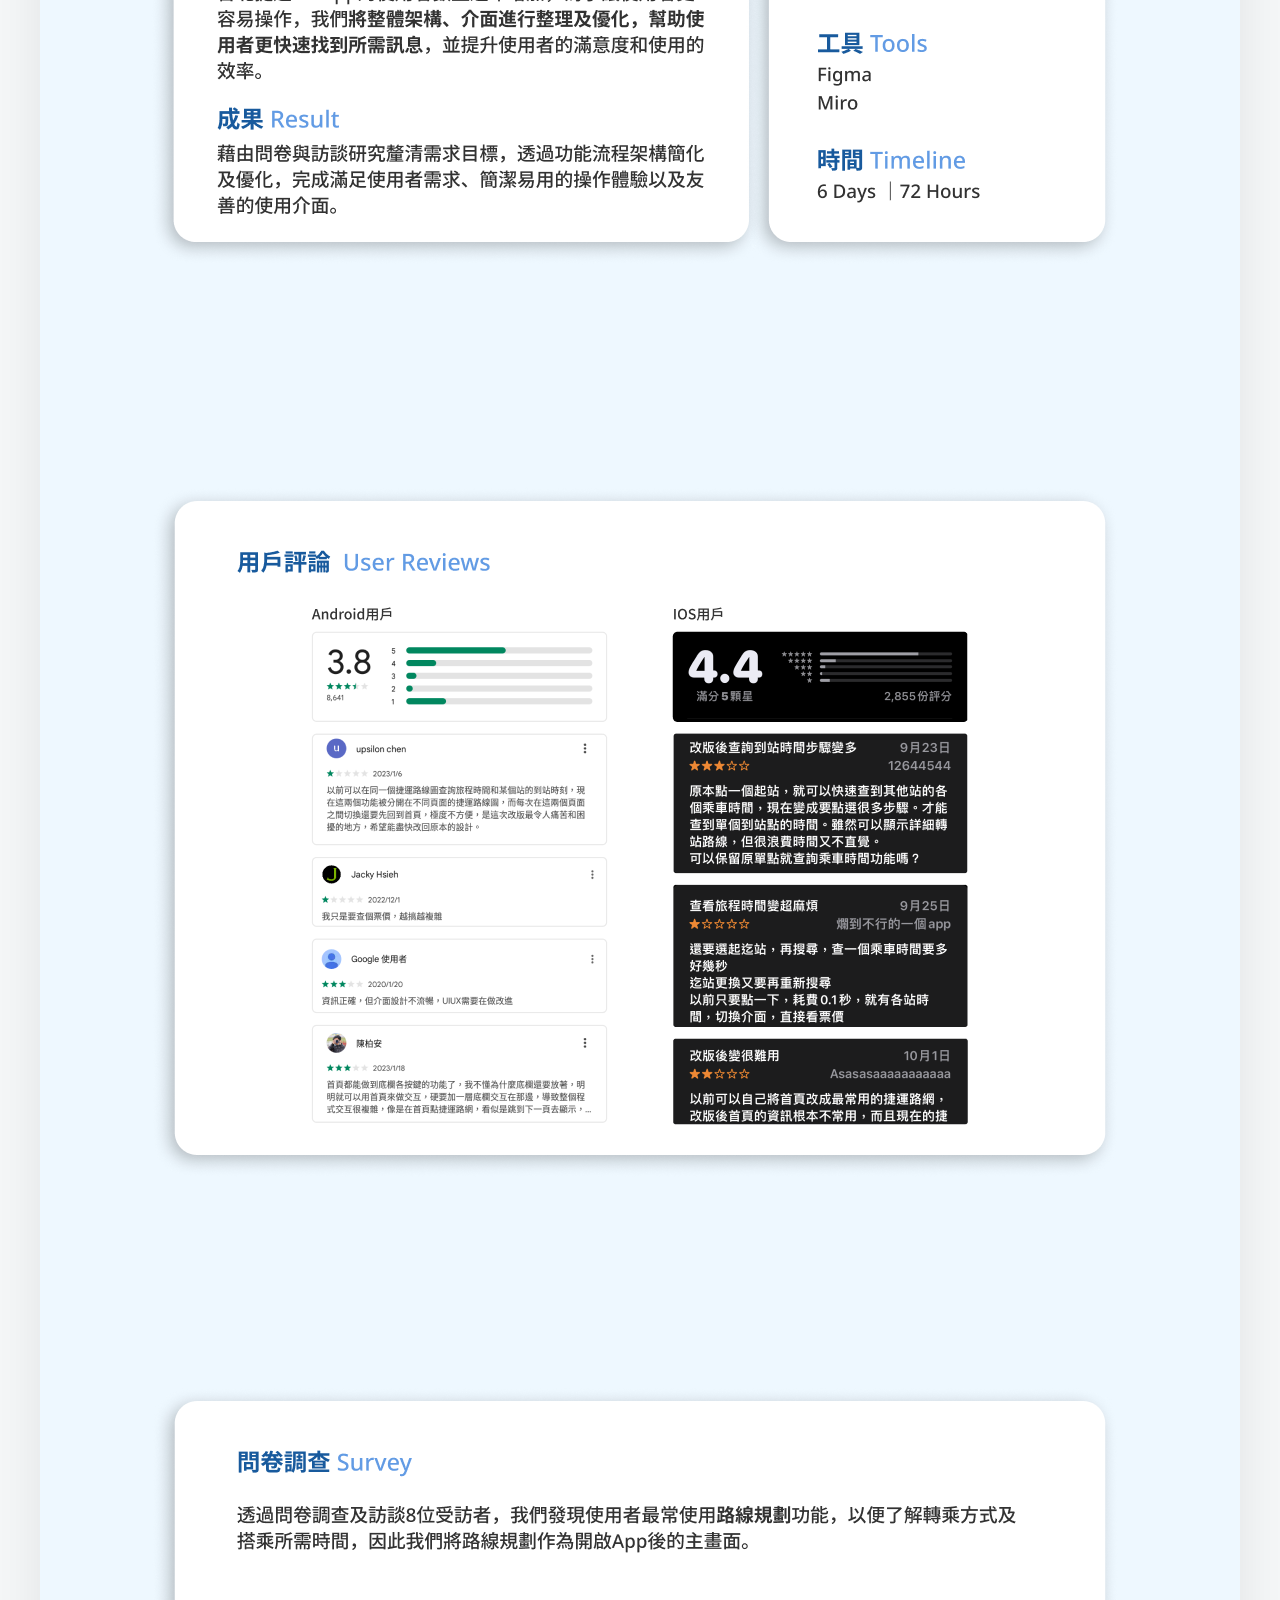
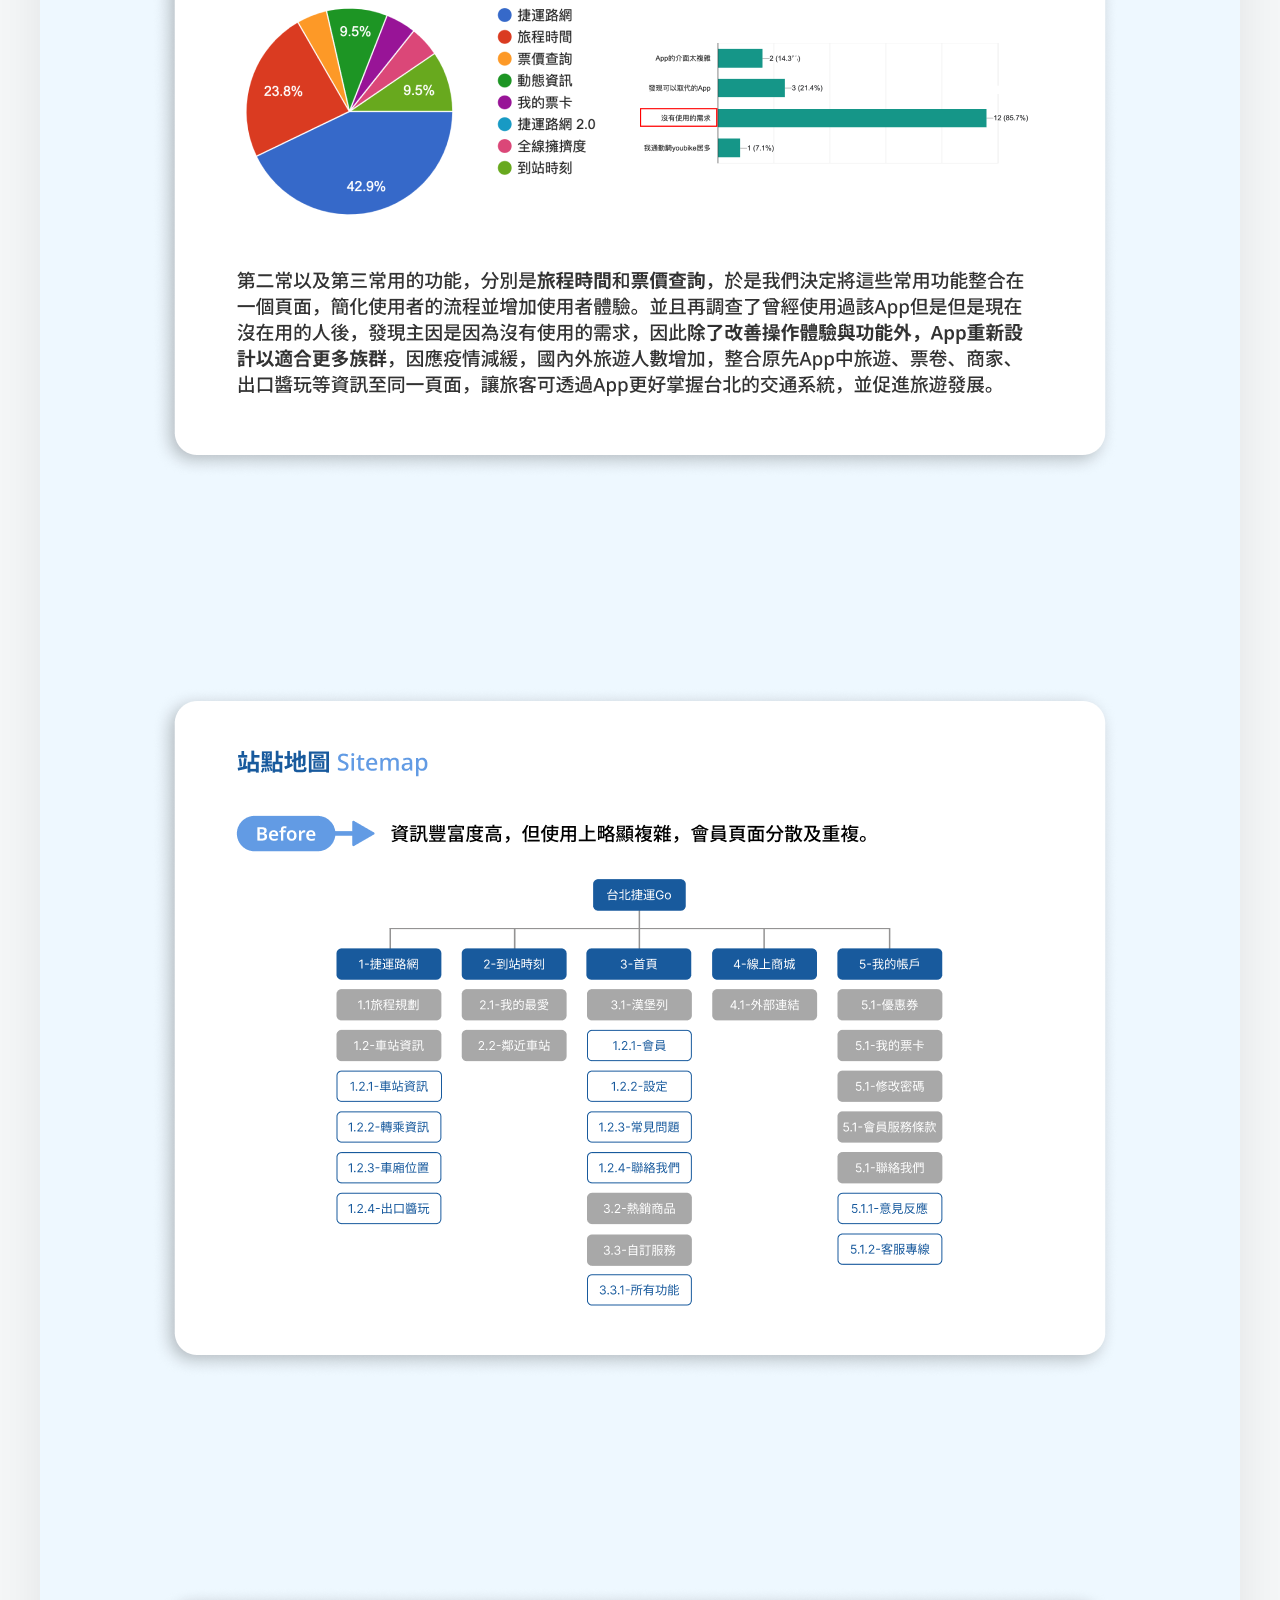
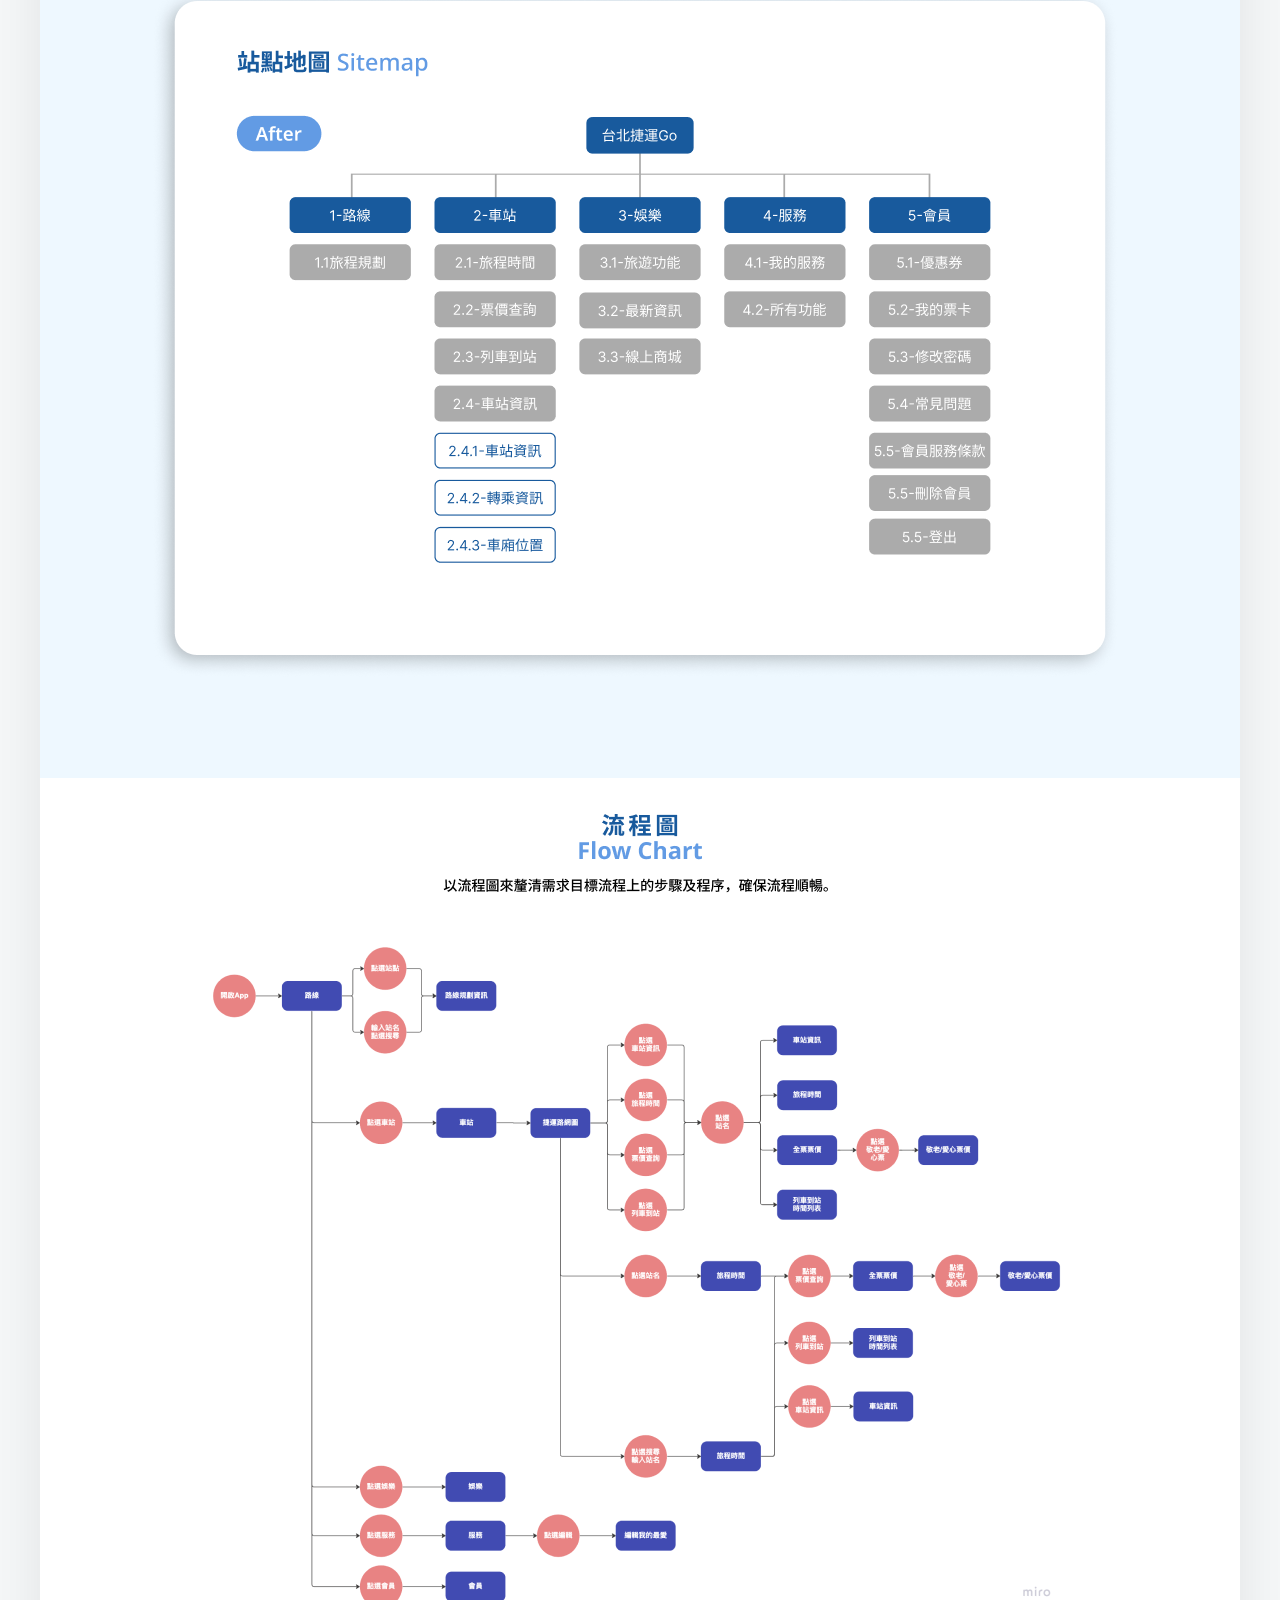
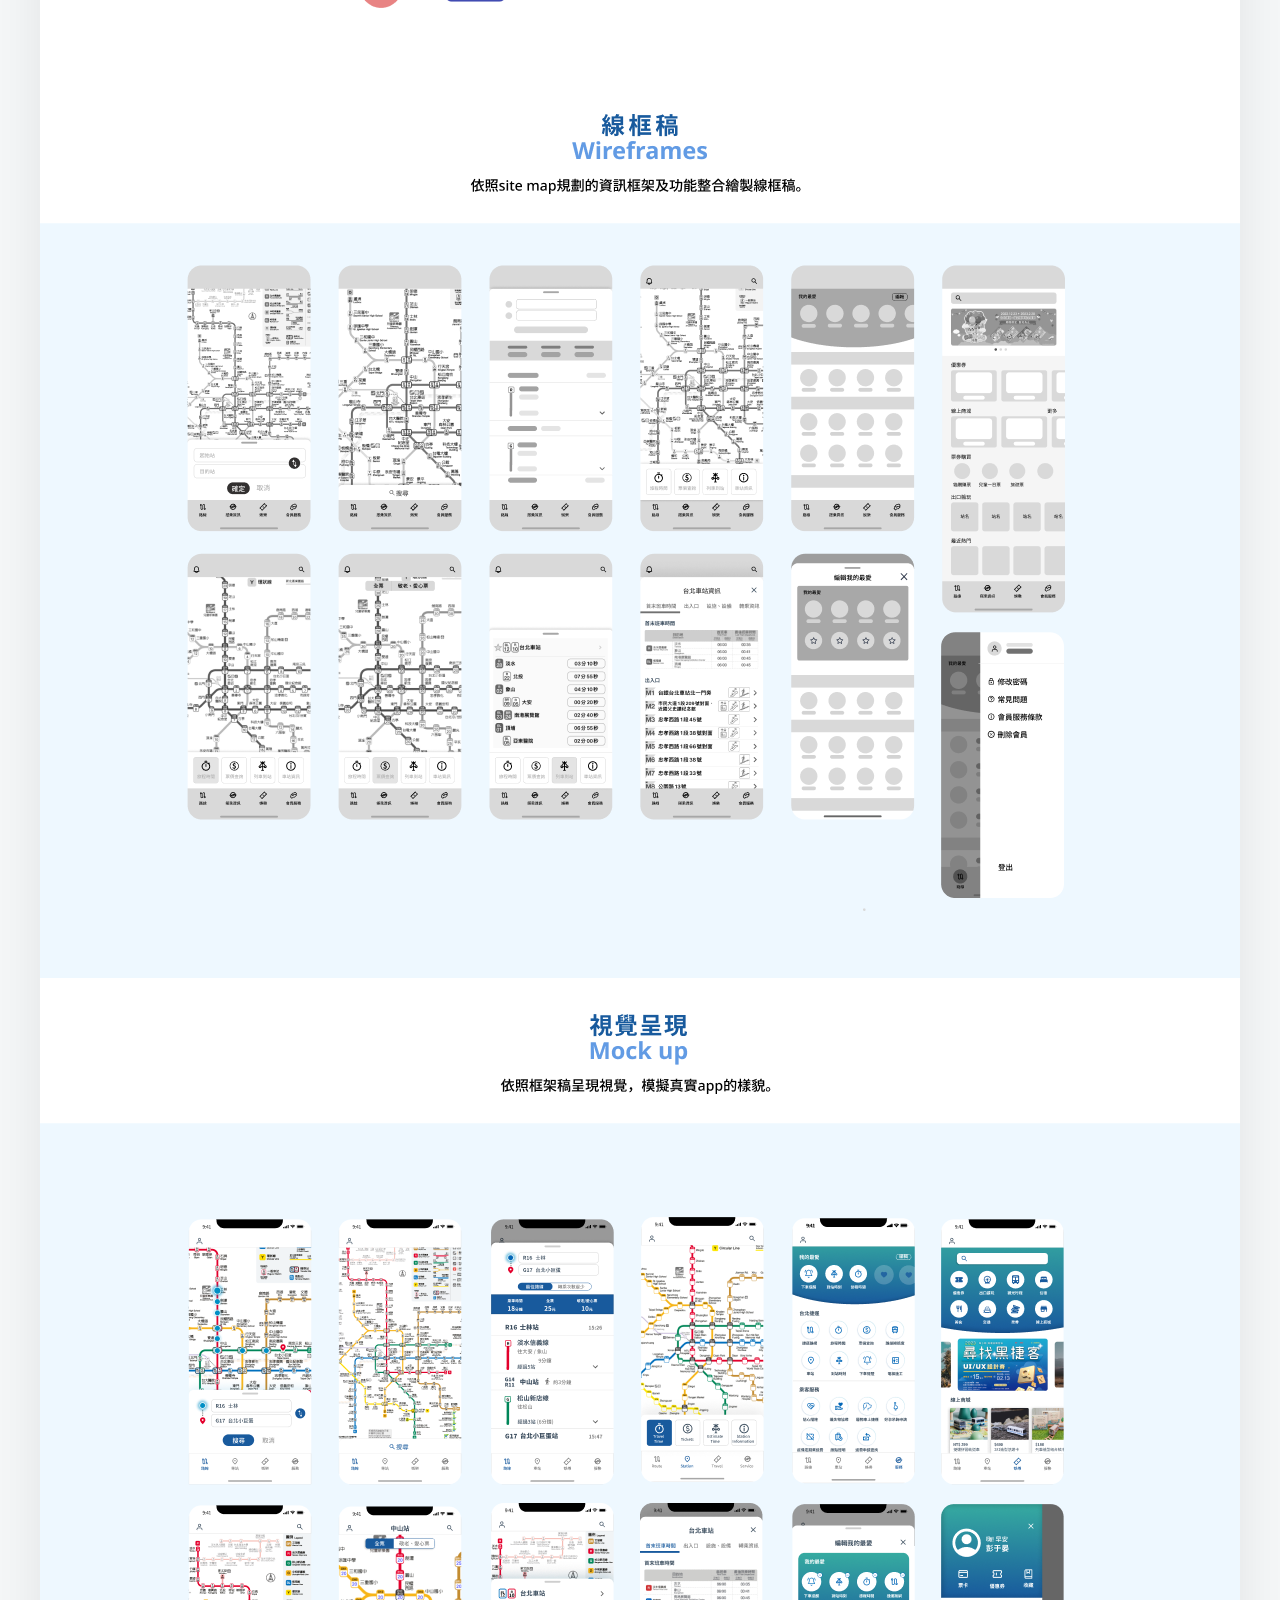
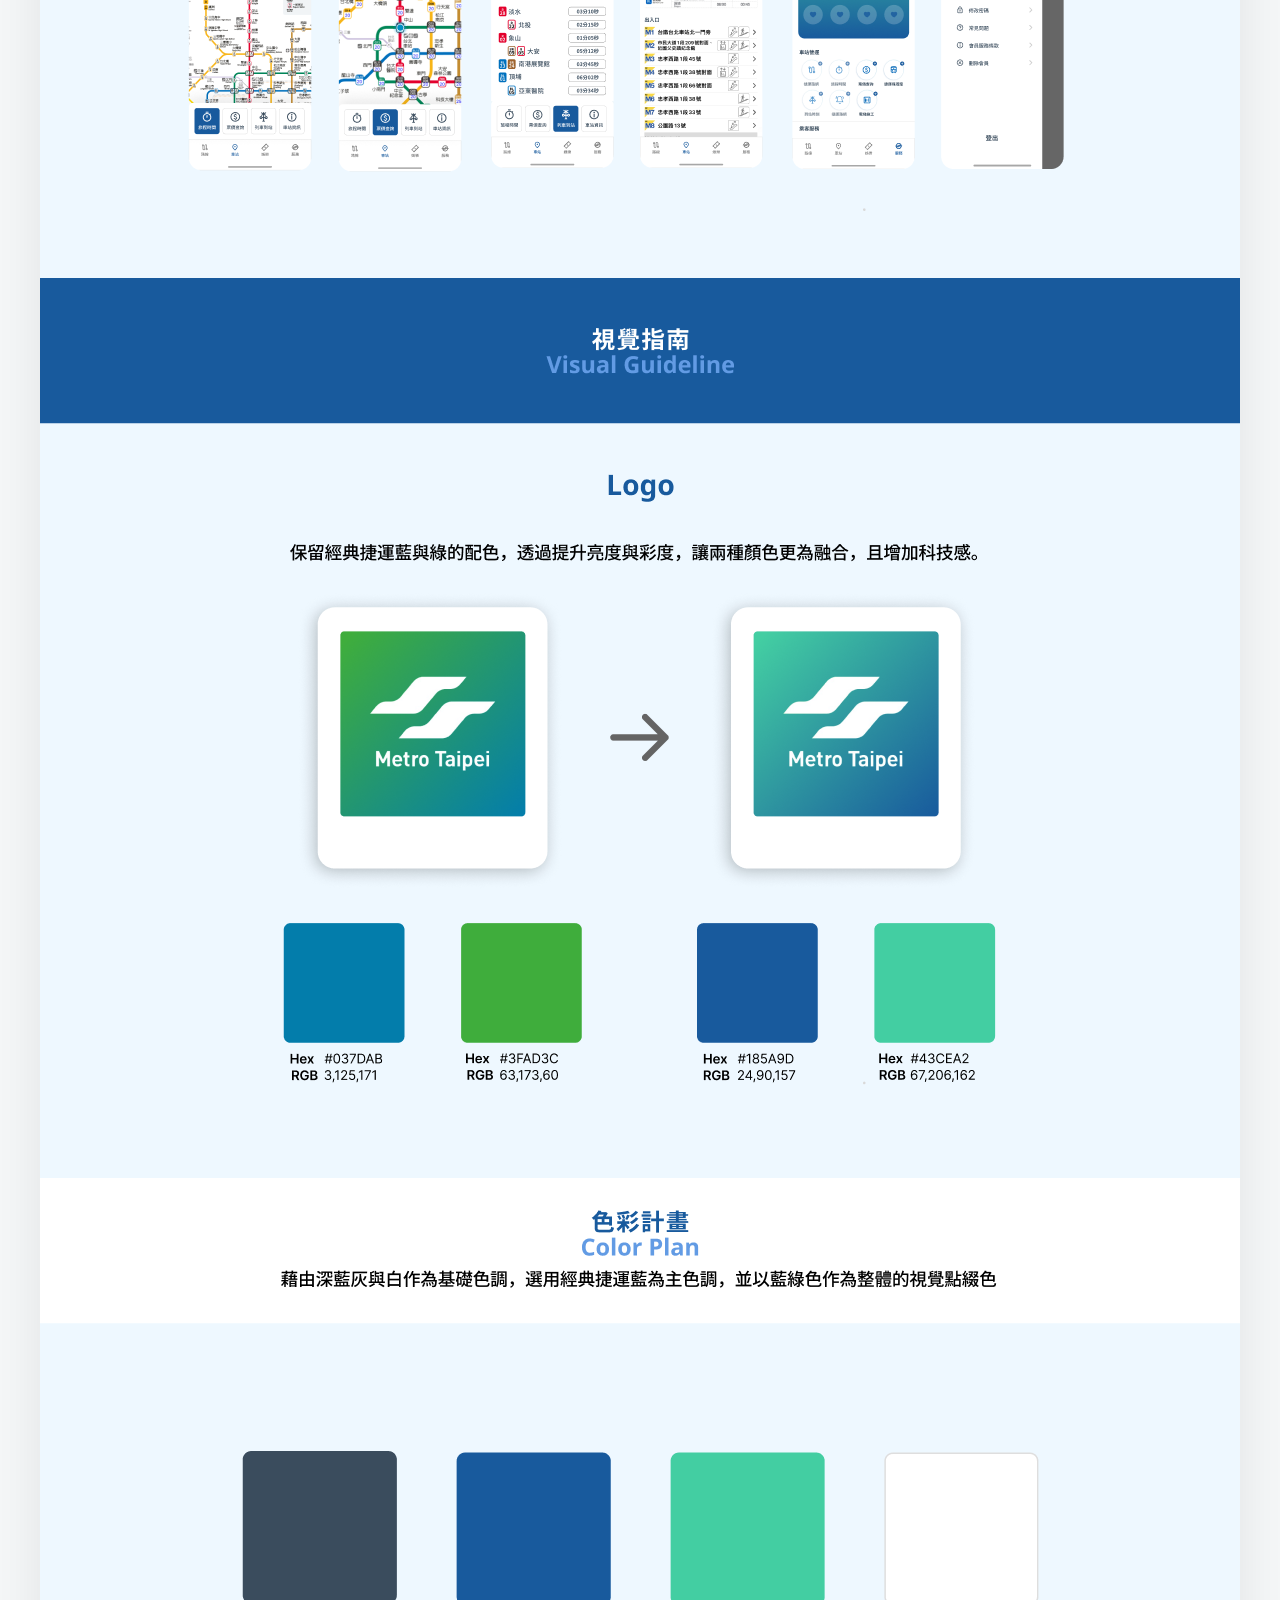
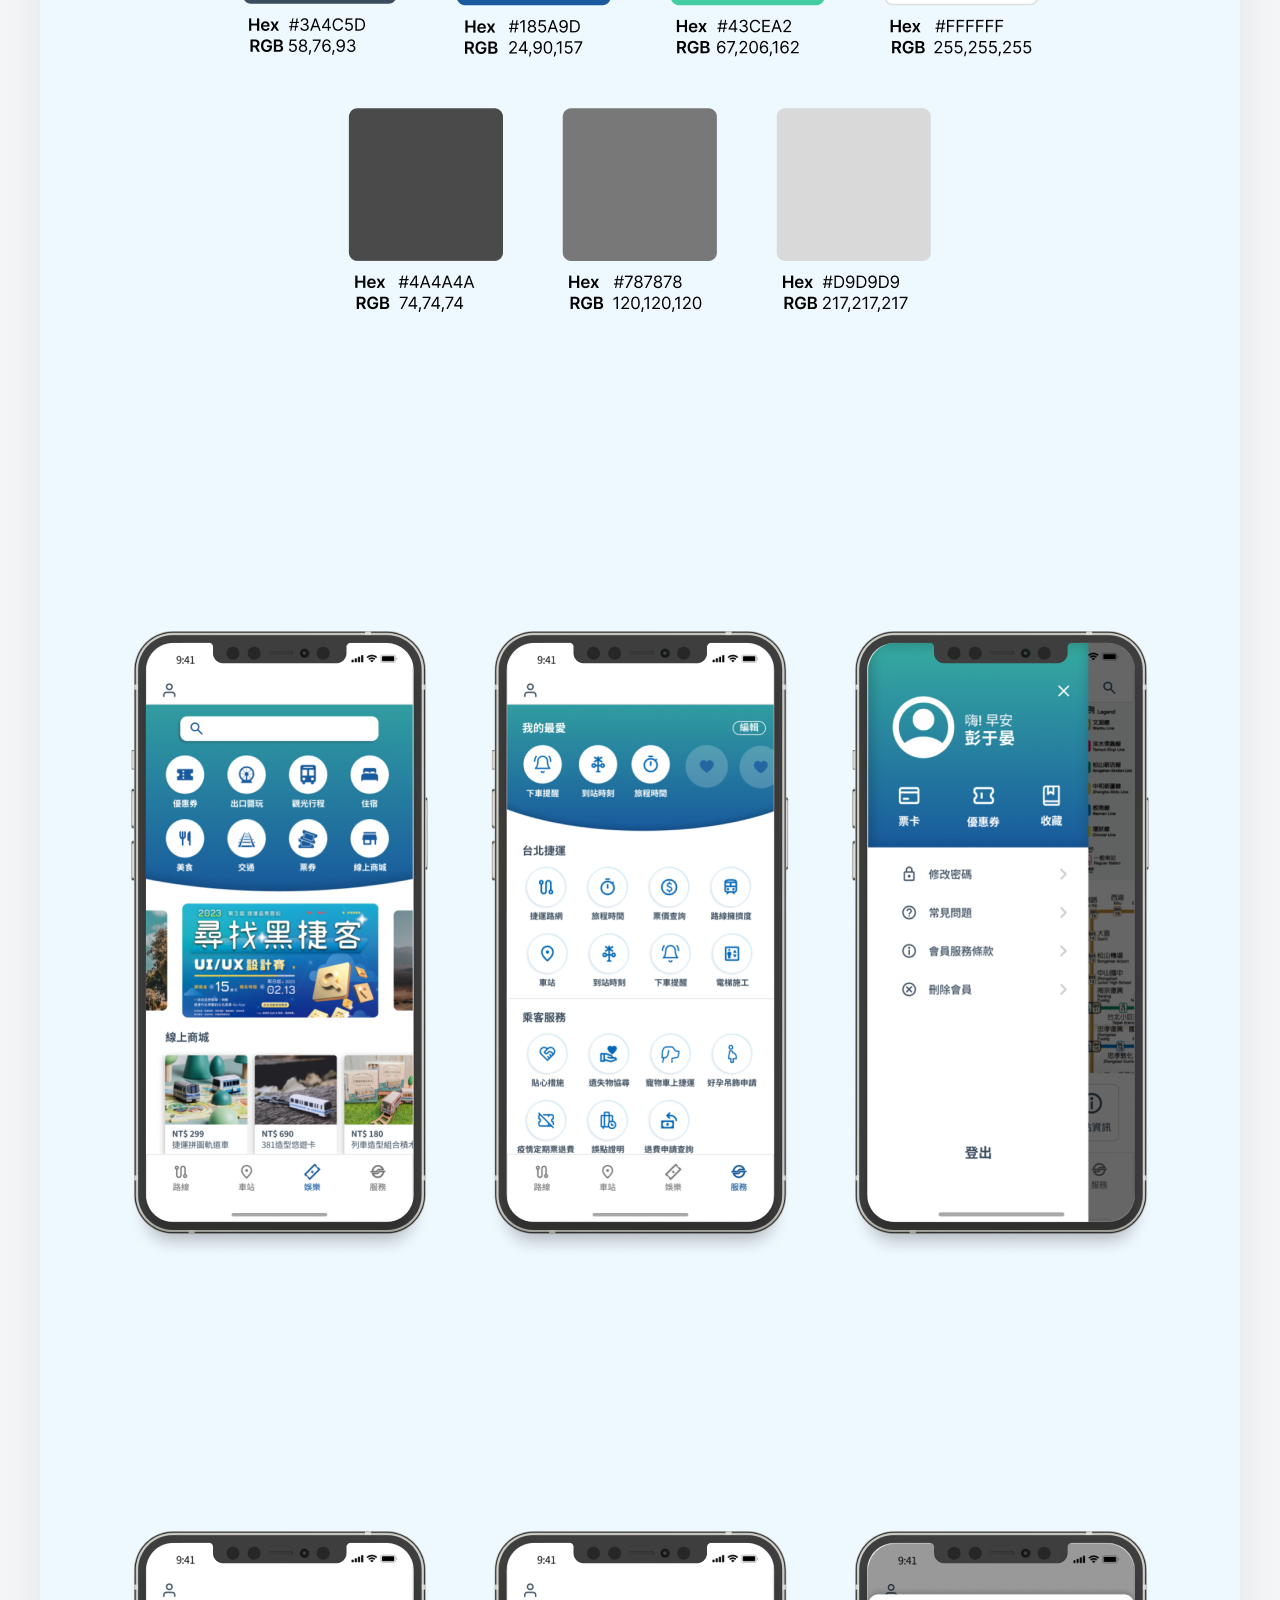
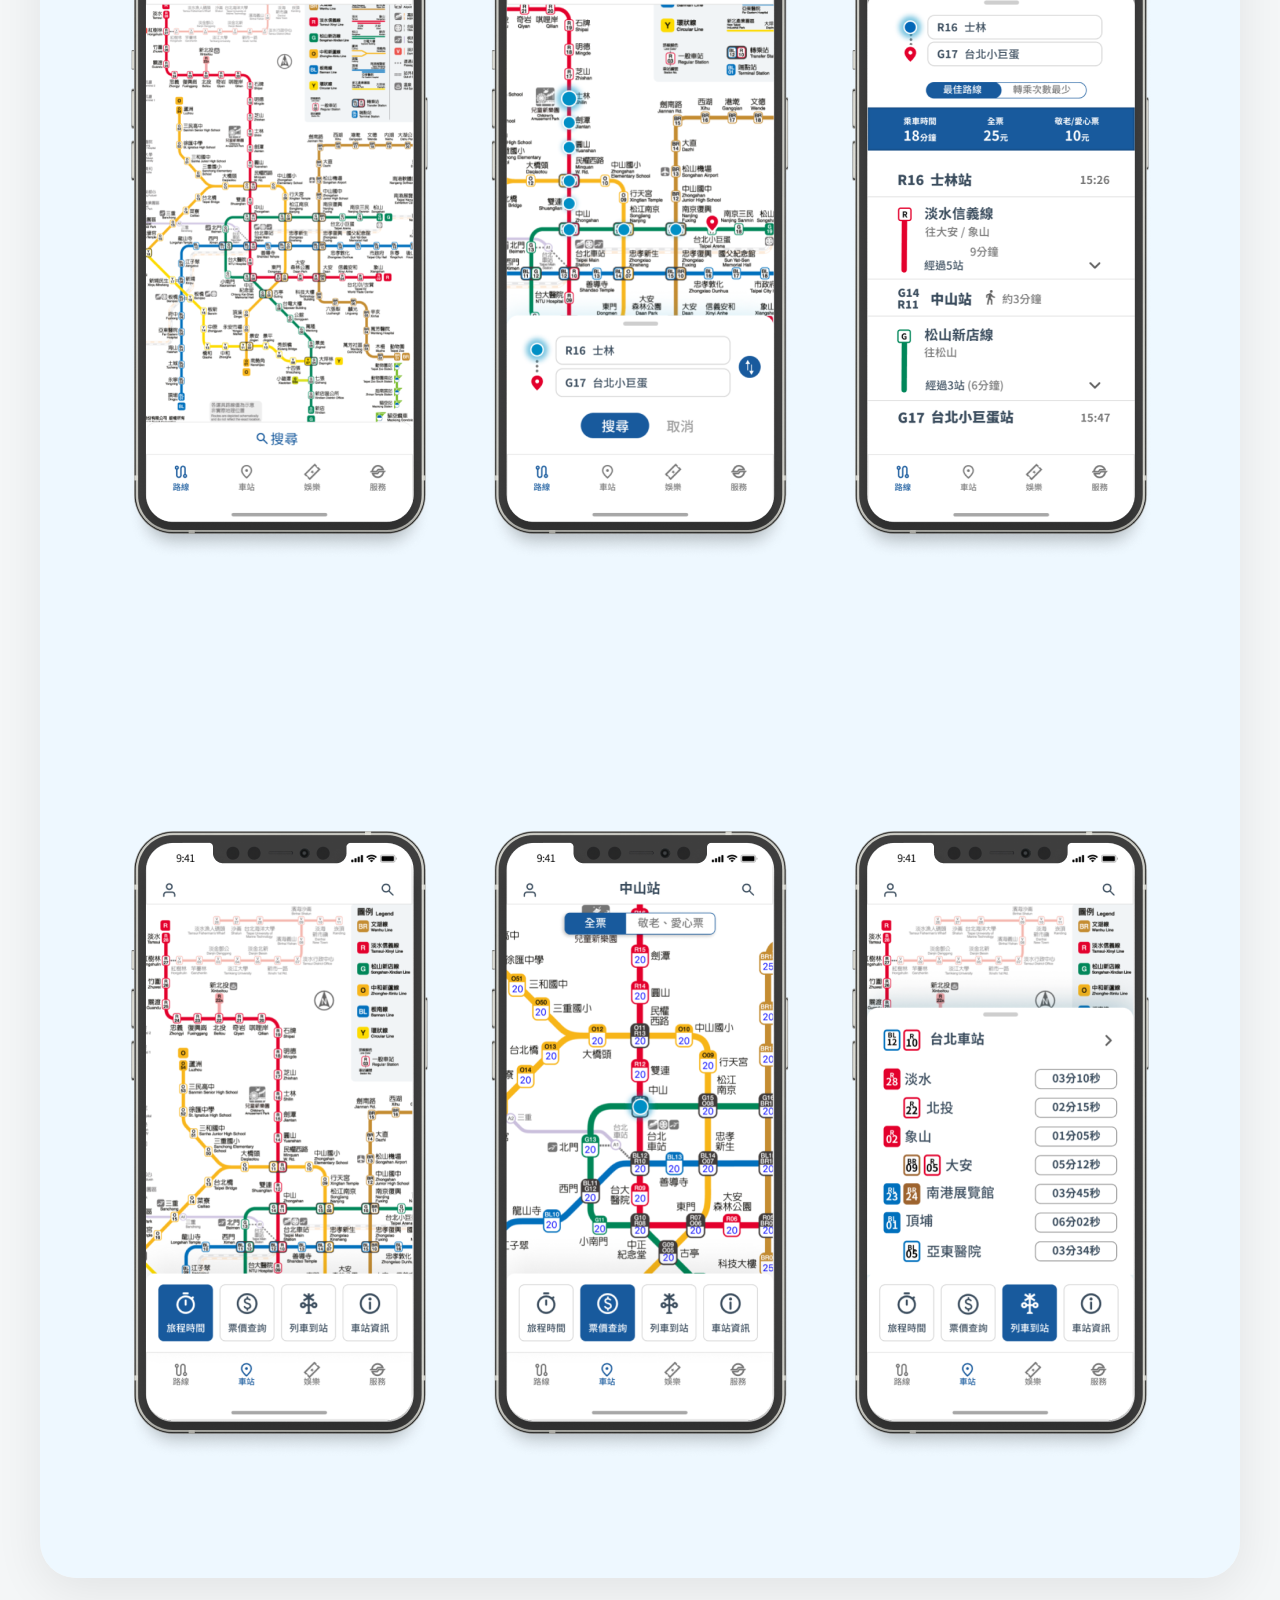
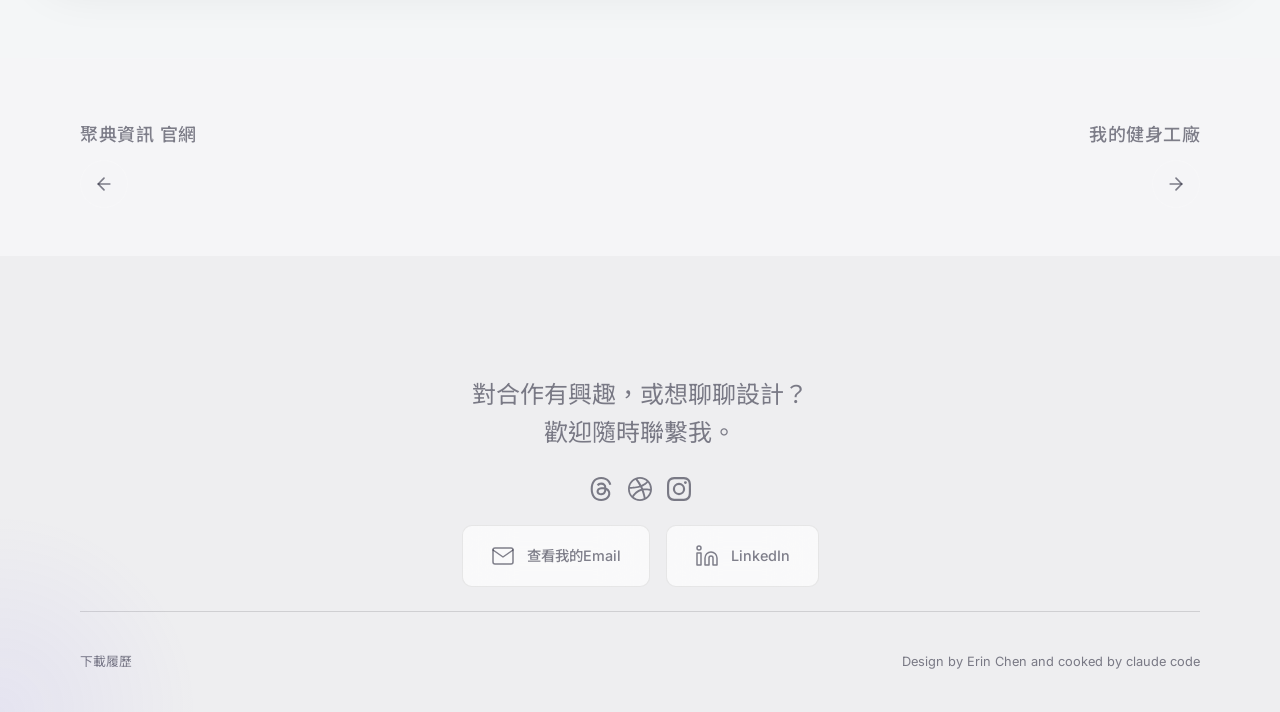
<file: case-metro.html>
<!DOCTYPE html>
<html lang="zh-Hant">

<head>
  <meta charset="UTF-8">
  <meta name="viewport" content="width=device-width, initial-scale=1.0">
  <link rel="icon" type="image/png" href="assets/Favicon.png">
  <title>台北捷運Go — 捷運導覽系統 | Portfolio</title>
  <link rel="preconnect" href="https://fonts.googleapis.com">
  <link rel="preconnect" href="https://fonts.gstatic.com" crossorigin>
  <link
    href="https://fonts.googleapis.com/css2?family=Inter:wght@300;400;500;600;700&family=Noto+Sans+TC:wght@300;400;500;700&display=swap"
    rel="stylesheet">
  <link rel="stylesheet" href="style.css">
  <link rel="stylesheet" href="case-study.css">
  <style>
    .case-fullpage {
      padding: 120px 24px 80px;
      background: #f4f6f7;
      min-height: 100vh;
    }
    .case-fullpage-inner {
      max-width: 1200px;
      margin: 0 auto;
    }
    .case-fullpage-back {
      display: inline-flex;
      align-items: center;
      gap: 8px;
      margin-bottom: 32px;
      color: #323232;
      font-weight: 500;
      text-decoration: none;
      transition: opacity 0.2s ease;
    }
    .case-fullpage-back:hover {
      opacity: 0.7;
    }
    .case-fullpage-img {
      width: 100%;
      height: auto;
      display: block;
      border-radius: 36px;
      box-shadow: 0 12px 48px rgba(0, 0, 0, 0.08);
    }
    .case-fullpage-figure {
      position: relative;
      width: 100%;
    }
  </style>
</head>

<body class="case-page">
  <!-- Shared header component (nav + mobile menu) -->
  <div id="site-header"></div>

  <!-- Full Page Design -->
  <main class="case-fullpage">
    <div class="case-fullpage-inner">
      <a href="index.html#works-grid" class="case-fullpage-back">
        <svg width="20" height="20" viewBox="0 0 24 24" fill="none" stroke="currentColor" stroke-width="2"
          stroke-linecap="round" stroke-linejoin="round">
          <polyline points="15 18 9 12 15 6" />
        </svg>
        Back
      </a>
      <div class="case-fullpage-figure">
        <img src="assets/portfolio-metro.png" alt="台北捷運Go 捷運導覽系統" class="case-fullpage-img">
      </div>
    </div>
  </main>

  <!-- Works selector (other cases) -->
  <div id="works-selector"></div>

  <!-- Shared footer component (contact + go-top + captcha) -->
  <div id="site-footer"></div>

  <script src="components/header.js"></script>
  <script src="components/works-selector.js"></script>
  <script src="components/footer.js"></script>
  <script src="script.js"></script>
</body>

</html>
</file>
<file: style.css>
/* ===== CSS Variables ===== */
:root {
  --color-bg: #f5f5f7;
  --color-bg-alt: #eeeef0;
  --color-surface: rgba(0, 0, 0, 0.02);
  --color-glass: rgba(255, 255, 255, 0.65);
  --color-glass-border: rgba(0, 0, 0, 0.08);
  --color-text: #1a1a2e;
  --color-text-secondary: rgba(26, 26, 46, 0.55);
  --color-accent: #7c6cf6;
  --color-accent-soft: rgba(124, 108, 246, 0.12);
  --font-sans: 'Inter', 'Noto Sans TC', -apple-system, BlinkMacSystemFont, sans-serif;
  --radius: 16px;
  --radius-sm: 10px;
  --transition: 0.3s cubic-bezier(0.4, 0, 0.2, 1);
  --max-width: 1120px;
}

/* ===== Reset & Base ===== */
*,
*::before,
*::after {
  margin: 0;
  padding: 0;
  box-sizing: border-box;
}

html {
  scroll-behavior: smooth;
  scroll-padding-top: 80px;
}

body {
  font-family: var(--font-sans);
  background: var(--color-bg);
  color: var(--color-text);
  line-height: 1.6;
  overflow-x: hidden;
  -webkit-font-smoothing: antialiased;
}

a {
  text-decoration: none;
  color: inherit;
}

img {
  max-width: 100%;
  display: block;
}

/* ===== Utility ===== */
.container {
  max-width: var(--max-width);
  margin: 0 auto;
  padding: 0 24px;
}

.glass {
  background: var(--color-glass);
  backdrop-filter: blur(24px);
  -webkit-backdrop-filter: blur(24px);
  border: 1px solid var(--color-glass-border);
}

/* ===== Navigation ===== */
.nav {
  position: fixed;
  top: 0;
  left: 0;
  right: 0;
  z-index: 100;
  padding: 0 24px;
  opacity: 0;
  transform: translateY(-10px);
  transition: opacity 0.6s ease, transform 0.6s ease, background 0.3s ease, border-bottom 0.3s ease;
}

.nav.anim-in,
.nav.scrolled {
  opacity: 1;
  transform: translateY(0);
}

.nav.scrolled {
  background: rgba(245, 245, 247, 0.85);
  backdrop-filter: blur(20px);
  -webkit-backdrop-filter: blur(20px);
  border-bottom: 1px solid var(--color-glass-border);
}

.nav.nav-hidden {
  transform: translateY(-110%);
}

.nav-inner {
  max-width: 1200px;
  margin: 0 auto;
  display: flex;
  align-items: center;
  justify-content: space-between;
  height: 72px;
}

.nav-logo {
  font-size: 1.1rem;
  font-weight: 600;
  letter-spacing: -0.02em;
}

.nav-links {
  display: flex;
  align-items: center;
  gap: 36px;
}

.nav-links a,
.nav-links .nav-link {
  font-size: 1rem;
  color: rgba(26, 26, 46, 0.55);
  transition: var(--transition);
  font-weight: 700;
  line-height: 1.4;
}

.nav-links .nav-link:hover {
  color: var(--color-text);
}

.nav-lang {
  display: none;
  align-items: center;
  gap: 4px;
  background: none;
  border: none;
  padding: 0;
  cursor: pointer;
  color: #7c7c88;
  font-size: 1rem;
  font-weight: 700;
  line-height: 1.4;
  transition: var(--transition);
  font-family: inherit;
}

.nav-lang:hover {
  color: var(--color-text);
}

.nav-lang svg {
  flex-shrink: 0;
}

.nav-menu-btn {
  display: none;
  flex-direction: column;
  gap: 6px;
  background: none;
  border: none;
  cursor: pointer;
  padding: 4px;
}

.nav-menu-btn span {
  display: block;
  width: 24px;
  height: 1.5px;
  background: var(--color-text);
  transition: var(--transition);
}

.mobile-menu {
  display: none;
  position: fixed;
  top: 72px;
  left: 0;
  right: 0;
  z-index: 99;
  background: rgba(245, 245, 247, 0.95);
  backdrop-filter: blur(20px);
  -webkit-backdrop-filter: blur(20px);
  border-bottom: 1px solid var(--color-glass-border);
  padding: 24px;
  flex-direction: column;
  gap: 20px;
}

.mobile-menu.open {
  display: flex;
}

.mobile-menu a {
  font-size: 1rem;
  color: var(--color-text-secondary);
  transition: var(--transition);
}

.mobile-menu a:hover {
  color: var(--color-text);
}

/* ===== Hero Section ===== */
.hero {
  position: relative;
  min-height: 100vh;
  display: flex;
  align-items: center;
  justify-content: center;
  padding: 100px 24px 80px;
  overflow: hidden;
}

.hero-bg-grid {
  position: absolute;
  inset: 0;
  background-image:
    linear-gradient(rgba(0, 0, 0, 0.04) 1px, transparent 1px),
    linear-gradient(90deg, rgba(0, 0, 0, 0.04) 1px, transparent 1px);
  background-size: 60px 60px;
  mask-image: radial-gradient(ellipse 60% 50% at 50% 50%, black 20%, transparent 100%);
  -webkit-mask-image: radial-gradient(ellipse 60% 50% at 50% 50%, black 20%, transparent 100%);
}

/* Two-column layout */
.hero-layout {
  position: relative;
  z-index: 1;
  display: flex;
  align-items: center;
  justify-content: center;
  gap: 90px;
  max-width: 1400px;
  width: 100%;
  margin: 0 auto;
}

/* ===== Photo Frame ===== */
.hero-frame {
  position: relative;
  flex-shrink: 0;
  width: 570px;
  height: 540px;
}

.hero-frame-svg {
  position: absolute;
  top: 0;
  left: 0;
  width: 100%;
  height: 100%;
  z-index: 1;
  pointer-events: none;
  overflow: visible;
}

.hero-frame-image {
  position: absolute;
  top: 14px;
  left: 14px;
  right: 14px;
  bottom: 10px;
  overflow: hidden;
}

.hero-frame-image img:first-child {
  width: 100%;
  height: 100%;
  object-fit: cover;
  object-position: center bottom;
}

/* Floating Tags */
.hero-tag {
  position: absolute;
  padding: 14px 40px;
  border-radius: 50px;
  font-size: 1.35rem;
  font-weight: 700;
  color: #fff;
  border: 3px solid rgba(255, 255, 255, 0.9);
  backdrop-filter: blur(4px);
  white-space: nowrap;
  z-index: 2;
}

.hero-tag-design {
  background: rgba(146, 60, 255, 0.78);
  top: 24%;
  left: -40px;
  animation-delay: 0s;
}

.hero-tag-empathy {
  background: rgba(255, 60, 60, 0.78);
  top: 42%;
  right: -60px;
  animation-delay: 1s;
}

.hero-tag-ai {
  background: rgba(60, 126, 255, 0.78);
  bottom: 10%;
  left: -20px;
  animation-delay: 2s;
}

.hero-tag {
  cursor: pointer;
  overflow: visible;
  transition: background 0.4s ease, border-color 0.4s ease, padding 0.4s ease;
}

.hero-tag-icon {
  position: absolute;
  width: 200px;
  height: 200px;
  object-fit: contain;
  top: 50%;
  left: 50%;
  transform: translate(-50%, -50%) scale(0);
  opacity: 0;
  transition: transform 0.45s cubic-bezier(0.34, 1.56, 0.64, 1),
    opacity 0.3s ease;
  pointer-events: none;
  z-index: 2;
}

.hero-tag:hover .hero-tag-icon {
  transform: translate(-50%, -50%) scale(1);
  opacity: 1;
}

.hero-tag:hover {
  background: transparent !important;
  border-color: transparent !important;
  backdrop-filter: none;
  box-shadow: none;
  color: transparent;
}

@keyframes tagFloat {

  0%,
  100% {
    transform: translateY(0);
  }

  50% {
    transform: translateY(-8px);
  }
}

/* ===== Hero Content (right side) ===== */
.hero-content {
  position: relative;
  z-index: 1;
  text-align: left;
}

.hero-greeting {
  display: flex;
  align-items: center;
  gap: 10px;
  font-size: 1.8rem;
  font-weight: 700;

  color: #000;
  margin-bottom: 16px;
}

.hero-emoji {
  width: 40px;
  height: 40px;
  flex-shrink: 0;
  object-fit: contain;
  display: inline-block;
  vertical-align: middle;
}

.hero-name {
  font-size: clamp(2.5rem, 5vw, 4rem);
  font-weight: 700;
  letter-spacing: -0.02em;
  line-height: 1.25;
  color: #151413;
  margin-bottom: 32px;
}

.hero-resume {
  display: inline-flex;
  align-items: center;
  gap: 4px;
  padding: 12px 24px;
  border: 1px solid #151413;
  border-radius: 8px;
  background: transparent;
  color: #151413;
  font-family: 'Inter', 'Noto Sans TC', sans-serif;
  font-weight: 700;
  font-size: 16px;
  line-height: 22px;
  text-decoration: none;
  transition: background 0.2s ease, color 0.2s ease;
}

.hero-resume:hover {
  background: #151413;
  color: #ffffff;
}

.hero-resume svg {
  width: 20px;
  height: 20px;
  flex-shrink: 0;
}

.hero-actions {
  display: flex;
  gap: 20px;
  flex-wrap: wrap;
}

.hero-actions .btn {
  padding: 18px 40px;
  font-size: 1.05rem;
}

/* Buttons */
.btn {
  display: inline-flex;
  align-items: center;
  gap: 8px;
  padding: 14px 32px;
  border-radius: 50px;
  font-size: 0.9rem;
  font-weight: 500;
  transition: var(--transition);
  cursor: pointer;
  border: none;
  font-family: var(--font-sans);
}

.btn-primary {
  background: var(--color-accent);
  color: #fff;
}

.btn-primary:hover {
  background: #6b5cd6;
  transform: translateY(-2px);
  box-shadow: 0 8px 30px rgba(124, 108, 246, 0.25);
}

.btn-glass {
  background: var(--color-glass);
  backdrop-filter: blur(16px);
  -webkit-backdrop-filter: blur(16px);
  border: 1px solid var(--color-glass-border);
  color: var(--color-text);
}

.btn-glass:hover {
  background: rgba(255, 255, 255, 0.85);
  transform: translateY(-2px);
}

.btn-outline {
  background: transparent;
  border: 1px solid #1a1a2e;
  color: #1a1a2e;
}

.btn-outline:hover {
  background: rgba(0, 0, 0, 0.05);
  transform: translateY(-2px);
}

/* Scroll hint */
.hero-scroll-hint {
  position: absolute;
  bottom: 40px;
  left: 50%;
  transform: translateX(-50%) translateY(10px);
  opacity: 0;
  transition: opacity 0.6s ease, transform 0.6s ease;
  display: flex;
  flex-direction: column;
  align-items: center;
  gap: 8px;
}

.hero-scroll-hint.anim-in {
  opacity: 1;
  transform: translateX(-50%) translateY(0);
}

.hero-scroll-hint span {
  font-size: 0.7rem;
  color: var(--color-text-secondary);
  letter-spacing: 0.1em;
  text-transform: uppercase;
}

.scroll-line {
  width: 1px;
  height: 40px;
  background: linear-gradient(to bottom, var(--color-accent), rgba(124, 108, 246, 0.1));
  animation: scrollPulse 2s ease-in-out infinite;
}

@keyframes scrollPulse {

  0%,
  100% {
    opacity: 1;
    transform: scaleY(1);
  }

  50% {
    opacity: 0.3;
    transform: scaleY(0.6);
  }
}

/* ===== Hero Responsive ===== */
/* Narrow desktop / small laptop — row layout still, but tags need to pull in */
@media (min-width: 901px) and (max-width: 1199px) {
  .hero-layout {
    gap: 56px;
  }

  .hero-tag {
    font-size: 1.15rem;
    padding: 12px 32px;
  }

  .hero-tag-design {
    left: -12px;
  }

  .hero-tag-empathy {
    right: -20px;
  }

  .hero-tag-ai {
    left: 0;
  }
}

@media (max-width: 900px) {
  .hero {
    padding: 100px 24px 60px;
  }

  .hero-layout {
    flex-direction: column;
    align-items: center;
    text-align: center;
    gap: 62px;
  }

  .hero-frame {
    width: min(500px, 85vw);
    height: min(470px, 80vw);
  }

  .hero-content {
    text-align: center;
    width: min(486px, 85vw);
  }

  .hero-greeting {
    justify-content: center;
    font-size: 1.5rem;
    gap: 8px;
    margin-bottom: 12px;
  }

  .hero-name {
    font-size: clamp(2rem, 7vw, 3rem);
    margin-bottom: 40px;
  }

  .hero-actions {
    justify-content: center;
    flex-wrap: nowrap;
    gap: 16px;
    width: 100%;
  }

  .hero-actions .btn {
    flex: 1;
    justify-content: center;
    padding: 16px 20px;
    font-size: 0.9rem;
  }

  .hero-tag {
    font-size: 1rem;
    padding: 10px 28px;
  }

  .hero-tag-design {
    left: -10px;
  }

  .hero-tag-empathy {
    right: -20px;
  }

  .hero-tag-ai {
    left: 0;
  }
}

@media (max-width: 480px) {
  .hero {
    padding: 90px 16px 60px;
  }

  .hero-layout {
    gap: 48px;
  }

  .hero-frame {
    width: min(340px, 88vw);
    height: min(320px, 83vw);
  }

  .hero-content {
    width: min(340px, 88vw);
  }

  .hero-greeting {
    font-size: 1.3rem;
  }

  .hero-name {
    font-size: clamp(1.6rem, 7vw, 2.2rem);
    margin-bottom: 32px;
  }

  .hero-tag {
    font-size: 0.85rem;
    padding: 8px 22px;
  }

  .hero-tag-icon {
    width: 120px;
    height: 120px;
  }

  .hero-actions .btn {
    padding: 14px 16px;
    font-size: 0.85rem;
  }
}

/* ===== Section Common ===== */
.section {
  padding: 120px 0;
  position: relative;
}

.section-alt {
  background: var(--color-bg-alt);
}

.section-header {
  text-align: center;
  margin-bottom: 64px;
}

.section-label {
  font-size: 0.8rem;
  color: var(--color-accent);
  font-weight: 500;
  letter-spacing: 0.1em;
  text-transform: uppercase;
  margin-bottom: 12px;
}

.section-title {
  font-size: clamp(1.8rem, 4vw, 2.8rem);
  font-weight: 700;
  letter-spacing: -0.02em;
}

/* ===== Works Section ===== */
.works-container {
  max-width: 1200px;
}

/* Featured hero cards (stacked) */
.featured-stack {
  display: flex;
  flex-direction: column;
  gap: 24px;
  margin-bottom: 24px;
}

.feature-card {
  position: relative;
  display: grid;
  grid-template-columns: 1fr 1fr;
  height: 420px;
  background: #f5f7f9;
  border-radius: 16px;
  overflow: hidden;
  transition: var(--transition);
}

.feature-card:hover {
  transform: translateY(-4px);
  box-shadow: 0 24px 60px rgba(0, 0, 0, 0.08);
}

.feature-card-content {
  position: relative;
  z-index: 2;
  padding: 56px 48px;
  display: flex;
  flex-direction: column;
  justify-content: center;
  gap: 40px;
  max-width: 560px;
}

.feature-card-head {
  display: flex;
  align-items: center;
  gap: 12px;
  margin-bottom: 4px;
}

.feature-card-logo {
  display: inline-flex;
  align-items: center;
}

.feature-card-title {
  font-size: 1.25rem;
  font-weight: 600;
  color: #151413;
  letter-spacing: -0.012em;
  line-height: 1.4;
}

.feature-card-desc {
  font-size: 1rem;
  line-height: 1.6;
  color: #151413;
  margin-top: -24px;
}

.feature-card-actions {
  display: flex;
  gap: 16px;
  flex-wrap: wrap;
}

.btn-outline,
.btn-filled {
  display: inline-flex;
  align-items: center;
  justify-content: center;
  gap: 6px;
  height: 48px;
  padding: 12px 24px;
  border-radius: 8px;
  font-size: 1rem;
  font-weight: 700;
  line-height: 1.4;
  transition: var(--transition);
  min-width: 160px;
}

.btn-outline {
  border: 1px solid #323232;
  color: #323232;
  background: transparent;
}

.btn-outline:hover {
  background: #323232;
  color: #fff;
}

.btn-disabled {
  opacity: 0.45;
  cursor: not-allowed;
  pointer-events: auto;
  position: relative;
}
.btn-disabled:hover {
  background: transparent;
  color: #323232;
  transform: none;
}
.btn-tooltip {
  position: absolute;
  bottom: calc(100% + 8px);
  left: 50%;
  transform: translateX(-50%);
  background: #323232;
  color: #fff;
  font-size: 0.75rem;
  font-weight: 500;
  padding: 6px 14px;
  border-radius: 6px;
  white-space: nowrap;
  opacity: 0;
  pointer-events: none;
  transition: opacity 0.2s ease;
}
.btn-tooltip::after {
  content: '';
  position: absolute;
  top: 100%;
  left: 50%;
  transform: translateX(-50%);
  border: 5px solid transparent;
  border-top-color: #323232;
}
.btn-disabled:hover .btn-tooltip {
  opacity: 1;
}

.btn-filled {
  color: #fff;
  background: #323232;
}

.btn-filled:hover {
  opacity: 0.88;
  color: #fff;
}

.feature-card-visual {
  position: relative;
  background: #fff;
  overflow: hidden;
}

.feature-cover {
  width: 100%;
  height: 100%;
  object-fit: cover;
  object-position: center;
  display: block;
}

.feature-mock {
  position: absolute;
  width: 200px;
  height: 340px;
  background: linear-gradient(135deg, #e4e9ef, #f2f5f8);
  border-radius: 22px;
  transform: rotate(30deg);
  box-shadow: 2px 2px 4px 0 rgba(183, 192, 213, 0.35), 0 12px 32px rgba(0, 0, 0, 0.08);
}

.feature-mock-img {
  object-fit: cover;
  object-position: top center;
}

.feature-mock-1 {
  top: 30px;
  left: 80px;
}

.feature-mock-2 {
  top: 70px;
  left: 260px;
  opacity: 0.95;
}

.feature-mock-3 {
  top: 180px;
  left: 180px;
  width: 180px;
  height: 300px;
  background: linear-gradient(135deg, #d8dfe7, #ecf0f4);
  opacity: 0.85;
}

/* Project grid (2x2) */
.project-grid {
  display: grid;
  grid-template-columns: repeat(2, 1fr);
  gap: 24px;
}

.project-card {
  position: relative;
  display: flex;
  flex-direction: column;
  background: rgba(255, 255, 255, 0.65);
  border: 1px solid rgba(0, 0, 0, 0.08);
  border-radius: 16px;
  overflow: hidden;
  transition: var(--transition);
  cursor: pointer;
}

.project-card:hover {
  transform: translateY(-4px);
  border-color: rgba(124, 108, 246, 0.25);
  box-shadow: 0 20px 50px rgba(0, 0, 0, 0.08);
}

.project-card-image {
  position: relative;
  height: 326px;
  overflow: hidden;
  display: flex;
  align-items: center;
  justify-content: center;
}

.project-card-image-light {
  background: #fff;
}

.project-card-cover {
  width: 100%;
  height: 100%;
  object-fit: cover;
  display: block;
}

.project-card-glyph {
  font-size: 5rem;
  font-weight: 700;
  color: rgba(255, 255, 255, 0.28);
  letter-spacing: -0.04em;
}

.project-card-body {
  padding: 24px 24px 28px;
  display: flex;
  flex-direction: column;
  gap: 14px;
}

.project-card-title {
  font-size: 1.1rem;
  font-weight: 600;
  color: var(--color-text);
  letter-spacing: -0.01em;
  line-height: 1.6;
}

.project-card-tags {
  display: flex;
  gap: 8px;
  flex-wrap: wrap;
}

.tag {
  display: inline-flex;
  align-items: center;
  padding: 4px 14px;
  border-radius: 50px;
  font-size: 0.75rem;
  font-weight: 500;
  background: rgba(124, 108, 246, 0.12);
  color: var(--color-accent);
  line-height: 1.6;
  white-space: nowrap;
}

/* Dashboard mock (card B1) */
.dash-mock {
  width: 78%;
  height: 78%;
  background: #f8fafc;
  border: 1px solid rgba(0, 0, 0, 0.06);
  border-radius: 10px;
  overflow: hidden;
  display: flex;
  flex-direction: column;
  box-shadow: 0 8px 24px rgba(0, 0, 0, 0.06);
}

.dash-mock-head {
  display: flex;
  gap: 6px;
  padding: 10px 14px;
  background: #fff;
  border-bottom: 1px solid rgba(0, 0, 0, 0.06);
}

.dash-dot {
  width: 8px;
  height: 8px;
  border-radius: 50%;
  background: #e5e7eb;
}

.dash-dot:nth-child(1) { background: #ef4444; }
.dash-dot:nth-child(2) { background: #f59e0b; }
.dash-dot:nth-child(3) { background: #10b981; }

.dash-mock-body {
  padding: 18px 20px;
  display: flex;
  flex-direction: column;
  gap: 8px;
  flex: 1;
}

.dash-mock-title {
  font-size: 0.95rem;
  font-weight: 600;
  color: #111827;
}

.dash-mock-sub {
  font-size: 0.78rem;
  color: #6b7280;
}

.dash-mock-chip {
  align-self: flex-start;
  padding: 3px 10px;
  font-size: 0.7rem;
  color: #374151;
  background: #e5e7eb;
  border-radius: 999px;
  margin-top: 4px;
}

.dash-mock-bars {
  margin-top: auto;
  display: flex;
  align-items: flex-end;
  gap: 10px;
  height: 52%;
  padding-top: 12px;
}

.dash-mock-bar {
  flex: 1;
  background: linear-gradient(to top, #7c6cf6, #a59aff);
  border-radius: 4px 4px 0 0;
  min-height: 10%;
}

/* ===== Skills Grid ===== */
.skills-grid {
  display: grid;
  grid-template-columns: repeat(3, 1fr);
  gap: 20px;
}

.skill-card {
  padding: 36px 28px;
  border-radius: var(--radius);
  transition: var(--transition);
}

.skill-card:hover {
  transform: translateY(-4px);
  border-color: rgba(124, 108, 246, 0.2);
}

.skill-icon {
  width: 56px;
  height: 56px;
  display: flex;
  align-items: center;
  justify-content: center;
  border-radius: 14px;
  background: var(--color-accent-soft);
  color: var(--color-accent);
  margin-bottom: 20px;
}

.skill-card h3 {
  font-size: 1.05rem;
  font-weight: 600;
  margin-bottom: 10px;
}

.skill-card p {
  font-size: 0.875rem;
  color: var(--color-text-secondary);
  line-height: 1.7;
}

/* ===== About Section ===== */
.about-layout {
  display: grid;
  grid-template-columns: 280px 1fr;
  gap: 64px;
  align-items: center;
}

.about-photo-img {
  width: 280px;
  height: 340px;
  border-radius: var(--radius);
  object-fit: cover;
  object-position: center top;
}

.about-content .section-title {
  text-align: left;
}

.about-content .section-label {
  text-align: left;
}

.about-text {
  font-size: 1rem;
  color: var(--color-text-secondary);
  line-height: 1.9;
  margin-bottom: 16px;
}

.about-tools {
  display: flex;
  gap: 20px;
  margin-top: 32px;
  flex-wrap: wrap;
  align-items: center;
}

.about-tool-icon {
  width: 48px;
  height: 48px;
  object-fit: contain;
  transition: transform 0.3s ease, filter 0.3s ease;
  cursor: pointer;
}

.about-tool-icon:hover {
  transform: scale(1.25) rotate(-5deg);
}

.about-tool-icon[alt="Figma"]:hover {
  filter: drop-shadow(0 6px 10px rgba(162, 89, 255, 0.45));
}

.about-tool-icon[alt="Illustrator"]:hover {
  filter: drop-shadow(0 6px 10px rgba(255, 154, 0, 0.45));
}

.about-tool-icon[alt="Photoshop"]:hover {
  filter: drop-shadow(0 6px 10px rgba(49, 168, 255, 0.45));
}

.about-tool-icon[alt="After Effects"]:hover {
  filter: drop-shadow(0 6px 10px rgba(153, 126, 255, 0.45));
}

.about-tool-icon[alt="Claude Code"]:hover {
  filter: drop-shadow(0 6px 10px rgba(217, 119, 87, 0.45));
}

.about-stats {
  display: flex;
  gap: 48px;
  margin-top: 32px;
}

.stat {
  display: flex;
  flex-direction: column;
}

.stat-number {
  font-size: 2.2rem;
  font-weight: 700;
  color: var(--color-accent);
  line-height: 1;
}

.stat-suffix {
  font-size: 2.2rem;
  font-weight: 700;
  color: var(--color-accent);
  line-height: 1;
}

.stat-label {
  font-size: 0.8rem;
  color: var(--color-text-secondary);
  margin-top: 6px;
  letter-spacing: 0.03em;
}

/* ===== About V2 Section ===== */
.about-v2::after {
  content: "";
  display: table;
  clear: both;
}

.about-v2-title {
  font-size: clamp(1.8rem, 3.5vw, 2.5rem);
  font-weight: 700;
  color: var(--color-text);
  letter-spacing: -0.02em;
  margin-bottom: 20px;
}

.about-v2-photo-img {
  float: right;
  width: 280px;
  margin: 0 0 16px 32px;
  border-radius: var(--radius);
  object-fit: cover;
  object-position: center top;
  transform: rotate(3deg);
  shape-outside: margin-box;
}

.about-v2 p {
  font-size: 0.95rem;
  color: var(--color-text-secondary);
  line-height: 1.8;
  margin-bottom: 16px;
}

.about-v2 p:last-child {
  margin-bottom: 0;
}

@media (max-width: 768px) {
  .about-v2-photo-img {
    width: 200px;
    margin: 0 0 12px 20px;
  }
}

/* ===== Work Experience Section ===== */
.exp-list {
  display: flex;
  flex-direction: column;
}

.exp-item {
  padding: 32px 0;
  border-bottom: 1px solid rgba(0, 0, 0, 0.08);
}

.exp-item:first-child {
  border-top: 1px solid rgba(0, 0, 0, 0.08);
}

.exp-header {
  display: flex;
  align-items: center;
  justify-content: space-between;
  margin-bottom: 12px;
}

.exp-date {
  font-size: 0.8rem;
  color: var(--color-text-secondary);
  text-transform: uppercase;
  letter-spacing: 0.05em;
}

.exp-link {
  font-size: 0.85rem;
  color: var(--color-text-secondary);
  border: 1px solid rgba(0, 0, 0, 0.12);
  padding: 4px 16px;
  border-radius: 50px;
  transition: var(--transition);
}

.exp-link:hover {
  color: var(--color-text);
  border-color: rgba(0, 0, 0, 0.25);
}

.exp-role {
  font-size: 1.35rem;
  font-weight: 600;
  color: var(--color-text);
  margin-bottom: 10px;
}

.exp-desc {
  font-size: 0.95rem;
  color: var(--color-text-secondary);
  line-height: 1.7;
  max-width: 720px;
}

/* ===== Contact Section ===== */
.contact-footer-wrap {
  background: #eeeef0;
  padding: 0 24px;
}

.contact-footer-inner {
  max-width: var(--max-width);
  margin: 0 auto;
  display: flex;
  flex-direction: column;
  align-items: center;
}

.contact-wrapper {
  text-align: center;
  display: flex;
  flex-direction: column;
  align-items: center;
  width: 100%;
  padding: 120px 0 0;
  gap: 24px;
}

.contact-desc {
  font-size: 1.5rem;
  line-height: 1.6;
  color: var(--color-text-secondary);
  max-width: 400px;
  margin-left: auto;
  margin-right: auto;
}

.contact-social {
  display: flex;
  align-items: center;
  gap: 15px;
}

.contact-social a {
  display: flex;
  align-items: center;
  justify-content: center;
  width: 24px;
  height: 24px;
  color: var(--color-text-secondary);
  transition: var(--transition);
}

.contact-social a:hover {
  color: var(--color-text);
}

.contact-social svg {
  width: 24px;
  height: 24px;
  fill: currentColor;
}

.contact-grid {
  display: flex;
  justify-content: center;
  gap: 16px;
  flex-wrap: wrap;
}

.contact-card {
  display: flex;
  align-items: center;
  gap: 12px;
  padding: 18px 28px;
  border-radius: var(--radius-sm);
  transition: var(--transition);
  color: var(--color-text-secondary);
}

.contact-card:hover {
  color: var(--color-text);
  border-color: rgba(124, 108, 246, 0.2);
  transform: translateY(-2px);
}

.contact-card span {
  font-size: 0.9rem;
  font-weight: 500;
}

.contact-divider {
  width: 100%;
  height: 0;
  border: none;
  border-top: 1px solid #CFCFD2;
  margin: 0;
}

/* ===== Go To Top Button ===== */
.go-top {
  position: fixed;
  bottom: 32px;
  right: 32px;
  z-index: 200;
  width: 64px;
  height: 64px;
  background: var(--color-accent);
  border: none;
  cursor: pointer;
  display: flex;
  flex-direction: column;
  align-items: center;
  justify-content: center;
  gap: 2px;
  padding: 0;

  /* Start hidden */
  opacity: 0;
  transform: scale(0);
  pointer-events: none;

  /* Liquid blob shape */
  border-radius: 42% 58% 62% 38% / 45% 55% 45% 55%;
  animation: blobIdle 4s ease-in-out infinite;
  box-shadow: 0 8px 32px rgba(124, 108, 246, 0.3);
  transition: opacity 0.4s, transform 0.6s cubic-bezier(0.34, 1.56, 0.64, 1);
}

.go-top.visible {
  opacity: 1;
  transform: scale(1);
  pointer-events: auto;
  animation: blobAppear 0.7s cubic-bezier(0.34, 1.56, 0.64, 1) forwards,
    blobIdle 4s ease-in-out 0.7s infinite;
}

.go-top.hiding {
  animation: blobDisappear 0.6s cubic-bezier(0.55, 0, 1, 0.45) forwards;
  pointer-events: none;
}

.go-top:hover {
  box-shadow: 0 12px 40px rgba(124, 108, 246, 0.35);
  filter: brightness(1.1);
}

/* Mini face */
.go-top-face {
  display: flex;
  gap: 8px;
}

.go-top-eye {
  width: 14px;
  height: 16px;
  background: #fff;
  border-radius: 50%;
  position: relative;
  overflow: hidden;
}

.go-top-pupil {
  width: 7px;
  height: 7px;
  background: #0a0a0f;
  border-radius: 50%;
  position: absolute;
  top: 50%;
  left: 50%;
  transform: translate(-50%, -50%);
  transition: transform 0.1s ease-out;
}

.go-top-pupil::after {
  content: '';
  position: absolute;
  width: 3px;
  height: 3px;
  background: rgba(255, 255, 255, 0.8);
  border-radius: 50%;
  top: 1px;
  right: 1px;
}

.go-top-arrow {
  color: #fff;
  margin-top: 1px;
  transition: opacity 0.25s ease, transform 0.25s ease;
}

.go-top-smile {
  position: absolute;
  bottom: 12px;
  left: 50%;
  transform: translateX(-50%) scale(0);
  opacity: 0;
  transition: opacity 0.3s ease 0.05s, transform 0.3s cubic-bezier(0.34, 1.56, 0.64, 1) 0.05s;
}

.go-top:hover .go-top-arrow {
  opacity: 0;
  transform: scale(0.5);
}

.go-top:hover .go-top-smile {
  opacity: 1;
  transform: translateX(-50%) scale(1);
}

/* Blob idle breathing */
@keyframes blobIdle {

  0%,
  100% {
    border-radius: 42% 58% 62% 38% / 45% 55% 45% 55%;
  }

  25% {
    border-radius: 55% 45% 38% 62% / 58% 42% 58% 42%;
  }

  50% {
    border-radius: 38% 62% 55% 45% / 42% 58% 42% 58%;
  }

  75% {
    border-radius: 62% 38% 45% 55% / 55% 45% 55% 45%;
  }
}

/* Appear: liquid splat from nothing */
@keyframes blobAppear {
  0% {
    opacity: 0;
    transform: scale(0) translate(60px, 80px);
    border-radius: 50%;
  }

  30% {
    opacity: 1;
    transform: scale(1.3) translate(10px, 15px);
    border-radius: 30% 70% 60% 40% / 55% 35% 65% 45%;
  }

  60% {
    transform: scale(0.9) translate(-5px, -5px);
    border-radius: 65% 35% 40% 60% / 40% 60% 40% 60%;
  }

  80% {
    transform: scale(1.05) translate(2px, 2px);
    border-radius: 50% 50% 55% 45% / 48% 52% 48% 52%;
  }

  100% {
    opacity: 1;
    transform: scale(1) translate(0, 0);
    border-radius: 42% 58% 62% 38% / 45% 55% 45% 55%;
  }
}

/* Disappear: liquid suck away */
@keyframes blobDisappear {
  0% {
    opacity: 1;
    transform: scale(1) translate(0, 0);
    border-radius: 42% 58% 62% 38% / 45% 55% 45% 55%;
  }

  30% {
    opacity: 1;
    transform: scale(1.15) translate(-8px, -10px);
    border-radius: 60% 40% 35% 65% / 55% 45% 55% 45%;
  }

  100% {
    opacity: 0;
    transform: scale(0) translate(80px, 100px);
    border-radius: 50%;
  }
}

/* ===== Footer ===== */
.footer {
  padding: 40px 0;
  font-size: 0.8rem;
  color: rgba(26, 26, 46, 0.55);
  width: 100%;
}

.footer-inner {
  display: flex;
  align-items: center;
  justify-content: space-between;
  gap: 10px;
}

.footer-link {
  color: rgba(26, 26, 46, 0.55);
  transition: var(--transition);
}

.footer-link:hover {
  color: var(--color-text);
}

.footer-credit {
  margin: 0;
  line-height: 1.6;
}

/* ===== Hero Entrance Animation ===== */

/* Hide frame image area until frame expansion completes */
.hero-frame-image {
  opacity: 0;
  transition: opacity 0.01s;
}

.hero-frame-image.anim-ready {
  opacity: 1;
}

/* Character slides up from below the frame */
.hero-frame-image img:first-child {
  transform: translateY(100%);
  transition: transform 0.8s cubic-bezier(0.16, 1, 0.3, 1);
}

.hero-frame-image.anim-in img:first-child {
  transform: translateY(0);
}

/* Emoji hands bounce */
@keyframes emojiBounce {
  0% {
    transform: translateY(0);
  }

  40% {
    transform: translateY(-12px);
  }

  60% {
    transform: translateY(-2px);
  }

  75% {
    transform: translateY(-6px);
  }

  100% {
    transform: translateY(0);
  }
}

.hero-emoji.anim-bounce {
  animation: emojiBounce 0.6s cubic-bezier(0.34, 1.56, 0.64, 1);
}

.hero-tag {
  opacity: 0;
  transform: translateY(20px) scale(0.8);
  transition: opacity 0.5s cubic-bezier(0.16, 1, 0.3, 1),
    transform 0.5s cubic-bezier(0.16, 1, 0.3, 1),
    background 0.4s ease, border-color 0.4s ease, padding 0.4s ease;
}

.hero-tag.anim-in {
  opacity: 1;
  transform: translateY(0) scale(1);
  animation: tagFloat 3s ease-in-out 0.5s infinite;
}

.hero-content {
  opacity: 0;
  transform: translateX(40px);
  transition: opacity 0.7s cubic-bezier(0.16, 1, 0.3, 1),
    transform 0.7s cubic-bezier(0.16, 1, 0.3, 1);
}

.hero-content.anim-in {
  opacity: 1;
  transform: translateX(0);
}

@media (max-width: 900px) {
  .hero-content {
    opacity: 0;
    transform: translateY(30px);
  }

  .hero-content.anim-in {
    opacity: 1;
    transform: translateY(0);
  }
}

/* Resize cursor — fixed position, controlled by JS */
.hero-frame-cursor {
  position: fixed;
  z-index: 999;
  width: 24px;
  height: 24px;
  opacity: 0;
  pointer-events: none;
}

/* ===== Scroll-Driven Reveal Animation ===== */
.reveal {
  opacity: 0;
  transform: translateY(40px);
  transition: opacity 0.8s cubic-bezier(0.16, 1, 0.3, 1),
    transform 0.8s cubic-bezier(0.16, 1, 0.3, 1);
}

.reveal.visible {
  opacity: 1;
  transform: translateY(0);
}

/* Stagger children */
.featured-stack .reveal:nth-child(2) {
  transition-delay: 0.1s;
}

.project-grid .reveal:nth-child(2) {
  transition-delay: 0.1s;
}

.project-grid .reveal:nth-child(3) {
  transition-delay: 0.2s;
}

.project-grid .reveal:nth-child(4) {
  transition-delay: 0.3s;
}

.skills-grid .reveal:nth-child(2) {
  transition-delay: 0.08s;
}

.skills-grid .reveal:nth-child(3) {
  transition-delay: 0.16s;
}

.skills-grid .reveal:nth-child(4) {
  transition-delay: 0.24s;
}

.skills-grid .reveal:nth-child(5) {
  transition-delay: 0.32s;
}

.skills-grid .reveal:nth-child(6) {
  transition-delay: 0.4s;
}

/* ===== Responsive ===== */
@media (max-width: 900px) {
  .project-grid {
    grid-template-columns: 1fr;
  }

  .feature-card {
    grid-template-columns: 1fr;
    height: auto;
  }

  .feature-card-visual {
    height: 280px;
  }

  .feature-card-content {
    padding: 40px 28px;
    gap: 28px;
    max-width: 100%;
    align-items: center;
    text-align: center;
  }

  .feature-card-head {
    justify-content: center;
  }

  .feature-card-actions {
    justify-content: center;
  }

  .feature-card-desc {
    margin-top: -16px;
  }

  .footer-inner {
    flex-direction: column;
    text-align: center;
    gap: 8px;
  }

  .skills-grid {
    grid-template-columns: repeat(2, 1fr);
  }

  .about-layout {
    grid-template-columns: 1fr;
    text-align: center;
    gap: 40px;
  }

  .about-photo-img {
    margin: 0 auto;
    width: 200px;
    height: 240px;
  }

  .about-content .section-title,
  .about-content .section-label {
    text-align: center;
  }

  .about-tools {
    justify-content: center;
  }

  .about-stats {
    justify-content: center;
  }
}

@media (max-width: 640px) {
  .nav-links {
    display: none;
  }

  .nav-menu-btn {
    display: flex;
  }

  .section {
    padding: 80px 0;
  }

  .skills-grid {
    grid-template-columns: 1fr;
  }

  .hero-desc br {
    display: none;
  }

  .about-stats {
    gap: 32px;
  }
}

/* ============================= */
/* Slider CAPTCHA Modal          */
/* ============================= */
.captcha-modal {
  position: fixed;
  inset: 0;
  background: rgba(8, 10, 16, 0.55);
  backdrop-filter: blur(6px);
  -webkit-backdrop-filter: blur(6px);
  display: none;
  align-items: center;
  justify-content: center;
  z-index: 9999;
  opacity: 0;
  transition: opacity 0.2s ease;
}

.captcha-modal.active {
  display: flex;
  opacity: 1;
}

.captcha-card {
  width: 320px;
  max-width: calc(100vw - 32px);
  background: #2b2d31;
  border-radius: 14px;
  padding: 20px 18px 14px;
  box-shadow: 0 24px 60px rgba(0, 0, 0, 0.55);
  color: #fff;
  transform: translateY(12px) scale(0.98);
  transition: transform 0.25s cubic-bezier(0.34, 1.3, 0.4, 1);
}

.captcha-modal.active .captcha-card {
  transform: translateY(0) scale(1);
}

.captcha-title {
  font-size: 15px;
  font-weight: 500;
  text-align: center;
  margin: 0 0 14px;
  color: #fff;
  letter-spacing: 0.5px;
}

.captcha-image-wrap {
  position: relative;
  width: 284px;
  height: 170px;
  margin: 0 auto;
  border-radius: 8px;
  overflow: hidden;
  background-size: 284px 170px;
  background-repeat: no-repeat;
  background-position: 0 0;
  user-select: none;
}

.captcha-gap,
.captcha-piece {
  position: absolute;
  width: 42px;
  height: 42px;
  border-radius: 6px;
  pointer-events: none;
}

.captcha-gap {
  background: rgba(0, 0, 0, 0.55);
  box-shadow: inset 0 0 0 1px rgba(255, 255, 255, 0.35), inset 0 2px 6px rgba(0, 0, 0, 0.5);
}

.captcha-piece {
  background-size: 284px 170px;
  background-repeat: no-repeat;
  box-shadow: 0 2px 8px rgba(0, 0, 0, 0.45), 0 0 0 1px rgba(255, 255, 255, 0.6);
  transition: box-shadow 0.15s ease;
}

.captcha-piece.success {
  box-shadow: 0 0 0 2px #22c55e, 0 2px 10px rgba(34, 197, 94, 0.55);
}

.captcha-piece.fail {
  box-shadow: 0 0 0 2px #ef4444, 0 2px 10px rgba(239, 68, 68, 0.55);
}

.captcha-flash {
  position: absolute;
  inset: 0;
  pointer-events: none;
  opacity: 0;
  transition: opacity 0.2s ease;
  display: flex;
  align-items: center;
  justify-content: center;
  font-size: 14px;
  font-weight: 600;
  color: #fff;
}

.captcha-flash.show-success {
  opacity: 1;
  background: rgba(34, 197, 94, 0.25);
}

.captcha-flash.show-fail {
  opacity: 1;
  background: rgba(239, 68, 68, 0.25);
}

.captcha-slider {
  position: relative;
  width: 284px;
  height: 38px;
  margin: 14px auto 10px;
  background: #1d1f23;
  border-radius: 999px;
  user-select: none;
}

.captcha-slider-fill {
  position: absolute;
  top: 0;
  left: 0;
  height: 100%;
  width: 38px;
  border-radius: 999px;
  background: linear-gradient(90deg, #4f8bff 0%, #5d7cff 100%);
  transition: width 0.05s linear;
}

.captcha-slider.success .captcha-slider-fill {
  background: linear-gradient(90deg, #22c55e 0%, #16a34a 100%);
}

.captcha-slider.fail .captcha-slider-fill {
  background: linear-gradient(90deg, #ef4444 0%, #b91c1c 100%);
}

.captcha-slider-handle {
  position: absolute;
  top: 50%;
  left: 0;
  transform: translateY(-50%);
  width: 38px;
  height: 38px;
  border-radius: 50%;
  background: linear-gradient(135deg, #5a88ff 0%, #4f6dff 100%);
  border: none;
  color: #fff;
  cursor: grab;
  display: flex;
  align-items: center;
  justify-content: center;
  box-shadow: 0 4px 12px rgba(79, 109, 255, 0.55);
  transition: transform 0.15s ease, box-shadow 0.2s ease;
}

.captcha-slider-handle:active,
.captcha-slider-handle.dragging {
  cursor: grabbing;
  transform: translateY(-50%) scale(1.05);
}

.captcha-slider.success .captcha-slider-handle {
  background: linear-gradient(135deg, #22c55e 0%, #16a34a 100%);
  box-shadow: 0 4px 12px rgba(34, 197, 94, 0.55);
}

.captcha-slider.fail .captcha-slider-handle {
  background: linear-gradient(135deg, #ef4444 0%, #b91c1c 100%);
  box-shadow: 0 4px 12px rgba(239, 68, 68, 0.55);
  animation: captcha-shake 0.35s ease;
}

@keyframes captcha-shake {
  0%, 100% { transform: translateY(-50%) translateX(0); }
  25% { transform: translateY(-50%) translateX(-6px); }
  50% { transform: translateY(-50%) translateX(6px); }
  75% { transform: translateY(-50%) translateX(-3px); }
}

.captcha-footer {
  display: flex;
  align-items: center;
  justify-content: space-between;
  padding-top: 4px;
}

.captcha-actions {
  display: flex;
  align-items: center;
  gap: 14px;
}

.captcha-icon {
  background: none;
  border: none;
  padding: 0;
  color: rgba(255, 255, 255, 0.55);
  cursor: pointer;
  display: flex;
  align-items: center;
  justify-content: center;
  transition: color 0.2s ease;
}

.captcha-icon:hover {
  color: #fff;
}

.captcha-brand {
  display: inline-flex;
  align-items: center;
  gap: 4px;
  font-size: 11px;
  font-weight: 600;
  letter-spacing: 1.2px;
  color: rgba(255, 255, 255, 0.55);
}

/* ============================= */
/* Works Nav (case pages)        */
/* ============================= */
.works-nav {
  max-width: 1200px;
  margin: 0 auto;
  padding: 64px 40px 48px;
  display: flex;
  align-items: stretch;
  justify-content: space-between;
  gap: 24px;
  border-top: 1px solid rgba(255, 255, 255, 0.08);
}

.works-nav-item {
  flex: 1 1 0;
  display: flex;
  flex-direction: column;
  gap: 14px;
  text-decoration: none;
  color: var(--color-text-secondary);
  transition: color 0.2s ease;
}

.works-nav-item:hover {
  color: var(--color-text);
}

.works-nav-prev { align-items: flex-start; }
.works-nav-next { align-items: flex-end; }

.works-nav-title {
  font-size: 18px;
  font-weight: 500;
  letter-spacing: 0.5px;
  line-height: 1.3;
}

.works-nav-prev .works-nav-title { text-align: left; }
.works-nav-next .works-nav-title { text-align: right; }

.works-nav-btn {
  width: 48px;
  height: 48px;
  border-radius: 50%;
  background: rgba(255, 255, 255, 0.06);
  border: 1px solid rgba(255, 255, 255, 0.12);
  display: flex;
  align-items: center;
  justify-content: center;
  color: inherit;
  transition: background 0.2s ease, border-color 0.2s ease, transform 0.2s ease;
}

.works-nav-item:hover .works-nav-btn {
  background: rgba(255, 255, 255, 0.12);
  border-color: rgba(255, 255, 255, 0.28);
}

.works-nav-prev:hover .works-nav-btn { transform: translateX(-4px); }
.works-nav-next:hover .works-nav-btn { transform: translateX(4px); }

@media (max-width: 768px) {
  .works-nav {
    padding: 40px 20px 32px;
    gap: 16px;
  }

  .works-nav-title {
    font-size: 15px;
  }

  .works-nav-btn {
    width: 40px;
    height: 40px;
  }
}
}
</file>
<file: case-study.css>
/* ===== Case Study Styles ===== */

/* Hero */
.case-hero {
  padding: 120px 0 0;
}

.case-back {
  display: inline-flex;
  align-items: center;
  gap: 6px;
  font-size: 0.9rem;
  color: var(--color-text-secondary);
  margin-bottom: 40px;
  transition: color 0.2s;
}

.case-back:hover {
  color: var(--color-accent);
}

.case-hero-content {
  max-width: 700px;
  margin-bottom: 48px;
}

.case-hero-tags {
  display: flex;
  gap: 8px;
  margin-bottom: 20px;
}

.case-hero-title {
  font-size: clamp(2rem, 4vw, 3.2rem);
  font-weight: 700;
  letter-spacing: -0.02em;
  line-height: 1.2;
  color: var(--color-text);
  margin-bottom: 16px;
}

.case-hero-subtitle {
  font-size: 1.15rem;
  color: var(--color-text-secondary);
  line-height: 1.7;
}

.case-hero-cover {
  width: 100%;
  max-width: var(--max-width);
  margin: 0 auto;
  padding: 0 24px;
}

.case-hero-cover-inner {
  width: 100%;
  height: 420px;
  border-radius: 20px;
  display: flex;
  align-items: center;
  justify-content: center;
  overflow: hidden;
}

.case-hero-cover-text {
  font-size: 3rem;
  font-weight: 700;
  color: rgba(255, 255, 255, 0.7);
  letter-spacing: -0.02em;
}

.case-hero-cover-img {
  width: 100%;
  height: 100%;
  object-fit: cover;
}

/* Sections */
.case-section {
  padding: 100px 0;
}

.case-section-alt {
  background: var(--color-bg-alt);
}

.case-section-label {
  font-size: 0.8rem;
  font-weight: 600;
  color: var(--color-accent);
  letter-spacing: 0.1em;
  text-transform: uppercase;
  margin-bottom: 8px;
}

.case-section-title {
  font-size: clamp(1.6rem, 3vw, 2.4rem);
  font-weight: 700;
  letter-spacing: -0.02em;
  color: var(--color-text);
  margin-bottom: 56px;
}

/* Overview Grid */
.case-overview-grid {
  display: grid;
  grid-template-columns: 1.2fr 1fr;
  gap: 56px;
}

.case-overview-main h3 {
  font-size: 1.15rem;
  font-weight: 600;
  color: var(--color-text);
  margin-bottom: 16px;
}

.case-overview-main p {
  font-size: 1rem;
  color: var(--color-text-secondary);
  line-height: 1.85;
}

.case-overview-meta {
  display: flex;
  flex-direction: column;
  gap: 28px;
}

.case-meta-item {
  display: flex;
  flex-direction: column;
  gap: 4px;
}

.case-meta-label {
  font-size: 0.75rem;
  font-weight: 600;
  color: var(--color-accent);
  letter-spacing: 0.06em;
  text-transform: uppercase;
}

.case-meta-value {
  font-size: 0.95rem;
  font-weight: 500;
  color: var(--color-text);
}

.case-meta-desc {
  font-size: 0.85rem;
  color: var(--color-text-secondary);
}

.case-meta-tools {
  display: flex;
  gap: 8px;
  flex-wrap: wrap;
  margin-top: 2px;
}

.case-tool {
  padding: 4px 14px;
  border-radius: 50px;
  font-size: 0.8rem;
  font-weight: 500;
  background: var(--color-accent-soft);
  color: var(--color-accent);
}

/* Blocks */
.case-block {
  margin-bottom: 72px;
}

.case-block:last-child {
  margin-bottom: 0;
}

.case-block-title {
  font-size: 1.3rem;
  font-weight: 600;
  color: var(--color-text);
  margin-bottom: 12px;
}

.case-block-desc {
  font-size: 1rem;
  color: var(--color-text-secondary);
  line-height: 1.7;
  margin-bottom: 32px;
  max-width: 640px;
}

/* Pain Points */
.case-pain-grid {
  display: grid;
  grid-template-columns: repeat(3, 1fr);
  gap: 20px;
}

.case-pain-card {
  background: var(--color-glass);
  border: 1px solid var(--color-glass-border);
  border-radius: var(--radius);
  padding: 32px 28px;
  transition: transform 0.2s, border-color 0.2s;
}

.case-pain-card:hover {
  transform: translateY(-4px);
  border-color: var(--color-accent);
}

.case-pain-number {
  font-size: 2rem;
  font-weight: 700;
  color: var(--color-accent);
  opacity: 0.3;
  margin-bottom: 16px;
  line-height: 1;
}

.case-pain-card h4 {
  font-size: 1.05rem;
  font-weight: 600;
  color: var(--color-text);
  margin-bottom: 10px;
}

.case-pain-card p {
  font-size: 0.9rem;
  color: var(--color-text-secondary);
  line-height: 1.7;
}

/* Persona */
.case-persona {
  display: grid;
  grid-template-columns: 200px 1fr;
  gap: 40px;
  background: var(--color-glass);
  border: 1px solid var(--color-glass-border);
  border-radius: var(--radius);
  padding: 40px;
}

.case-persona-avatar {
  display: flex;
  flex-direction: column;
  align-items: center;
  gap: 12px;
  text-align: center;
}

.case-persona-placeholder {
  width: 100px;
  height: 100px;
  border-radius: 50%;
  background: var(--color-bg-alt);
  display: flex;
  align-items: center;
  justify-content: center;
}

.case-persona-name {
  font-size: 1rem;
  font-weight: 600;
  color: var(--color-text);
}

.case-persona-role {
  font-size: 0.8rem;
  color: var(--color-text-secondary);
}

.case-persona-details {
  display: grid;
  grid-template-columns: 1fr 1fr;
  gap: 32px;
}

.case-persona-section h4 {
  font-size: 0.85rem;
  font-weight: 600;
  color: var(--color-accent);
  text-transform: uppercase;
  letter-spacing: 0.06em;
  margin-bottom: 12px;
}

.case-persona-section ul {
  list-style: none;
  padding: 0;
  display: flex;
  flex-direction: column;
  gap: 10px;
}

.case-persona-section li {
  font-size: 0.9rem;
  color: var(--color-text-secondary);
  line-height: 1.6;
  padding-left: 16px;
  position: relative;
}

.case-persona-section li::before {
  content: '';
  position: absolute;
  left: 0;
  top: 8px;
  width: 6px;
  height: 6px;
  border-radius: 50%;
  background: var(--color-accent);
  opacity: 0.5;
}

/* Image Placeholders */
.case-image-placeholder {
  background: var(--color-bg-alt);
  border: 1px dashed var(--color-glass-border);
  border-radius: var(--radius);
  padding: 80px 40px;
  text-align: center;
}

.case-image-placeholder span {
  display: block;
  font-size: 1.1rem;
  font-weight: 600;
  color: var(--color-text-secondary);
  opacity: 0.5;
  margin-bottom: 8px;
}

.case-image-placeholder p {
  font-size: 0.85rem;
  color: var(--color-text-secondary);
  opacity: 0.4;
}

/* Screens Row */
.case-screens-row {
  display: grid;
  grid-template-columns: repeat(3, 1fr);
  gap: 20px;
}

.case-screen {
  padding: 60px 24px;
  aspect-ratio: 9 / 16;
  display: flex;
  flex-direction: column;
  align-items: center;
  justify-content: center;
}

.case-screen-hifi {
  background: linear-gradient(135deg, var(--color-bg-alt), var(--color-glass));
  border-style: solid;
}

/* 2-column screens (for wider layouts like web pages) */
.case-screens-row-2col {
  grid-template-columns: repeat(2, 1fr);
}

.case-screen-wide {
  padding: 60px 24px;
  aspect-ratio: 16 / 10;
  display: flex;
  flex-direction: column;
  align-items: center;
  justify-content: center;
}

/* Design Decisions */
.case-decision-grid {
  display: grid;
  grid-template-columns: repeat(2, 1fr);
  gap: 20px;
}

.case-decision-card {
  background: var(--color-glass);
  border: 1px solid var(--color-glass-border);
  border-radius: var(--radius);
  padding: 32px;
}

.case-decision-vs {
  display: flex;
  gap: 12px;
  margin-bottom: 16px;
}

.case-decision-chosen {
  padding: 4px 14px;
  border-radius: 50px;
  font-size: 0.8rem;
  font-weight: 600;
  background: rgba(67, 233, 123, 0.15);
  color: #2da55d;
}

.case-decision-rejected {
  padding: 4px 14px;
  border-radius: 50px;
  font-size: 0.8rem;
  font-weight: 500;
  background: var(--color-bg-alt);
  color: var(--color-text-secondary);
  text-decoration: line-through;
}

.case-decision-card h4 {
  font-size: 1.05rem;
  font-weight: 600;
  color: var(--color-text);
  margin-bottom: 10px;
}

.case-decision-card p {
  font-size: 0.9rem;
  color: var(--color-text-secondary);
  line-height: 1.7;
}

/* Metrics */
.case-metrics-grid {
  display: grid;
  grid-template-columns: repeat(4, 1fr);
  gap: 20px;
}

.case-metric {
  background: var(--color-glass);
  border: 1px solid var(--color-glass-border);
  border-radius: var(--radius);
  padding: 32px 24px;
  text-align: center;
  display: flex;
  flex-direction: column;
  gap: 6px;
  transition: transform 0.2s, border-color 0.2s;
}

.case-metric:hover {
  transform: translateY(-4px);
  border-color: var(--color-accent);
}

.case-metric-value {
  font-size: 2.2rem;
  font-weight: 700;
  color: var(--color-accent);
  line-height: 1;
}

.case-metric-label {
  font-size: 0.85rem;
  font-weight: 500;
  color: var(--color-text);
}

.case-metric-detail {
  font-size: 0.8rem;
  color: var(--color-text-secondary);
}

/* Reflection */
.case-reflection {
  display: grid;
  grid-template-columns: repeat(3, 1fr);
  gap: 20px;
}

.case-reflection-item {
  background: var(--color-glass);
  border: 1px solid var(--color-glass-border);
  border-radius: var(--radius);
  padding: 32px 28px;
}

.case-reflection-item h4 {
  font-size: 1rem;
  font-weight: 600;
  color: var(--color-text);
  margin-bottom: 12px;
}

.case-reflection-item p {
  font-size: 0.9rem;
  color: var(--color-text-secondary);
  line-height: 1.8;
}

/* Next Project */
.case-next {
  text-align: center;
  padding: 80px 0;
  border-top: 1px solid var(--color-glass-border);
}

.case-next-label {
  font-size: 0.8rem;
  color: var(--color-text-secondary);
  letter-spacing: 0.1em;
  text-transform: uppercase;
  margin-bottom: 16px;
}

.case-next-link {
  display: inline-flex;
  align-items: center;
  gap: 12px;
  font-size: 1.5rem;
  font-weight: 600;
  color: var(--color-text);
  transition: color 0.2s, gap 0.2s;
}

.case-next-link:hover {
  color: var(--color-accent);
  gap: 20px;
}

/* ===== Objectives ===== */
.case-objectives {
  margin-top: 32px;
}

.case-objectives h3 {
  font-size: 1.15rem;
  font-weight: 600;
  color: var(--color-text);
  margin-bottom: 16px;
}

.case-objectives-list {
  list-style: none;
  padding: 0;
  display: flex;
  flex-direction: column;
  gap: 12px;
}

.case-objectives-list li {
  font-size: 0.95rem;
  color: var(--color-text-secondary);
  line-height: 1.7;
  padding-left: 20px;
  position: relative;
}

.case-objectives-list li::before {
  content: '';
  position: absolute;
  left: 0;
  top: 9px;
  width: 8px;
  height: 8px;
  border-radius: 50%;
  background: var(--color-accent);
  opacity: 0.5;
}

/* ===== Target Audience Cards ===== */
.case-ta-grid {
  display: grid;
  grid-template-columns: repeat(3, 1fr);
  gap: 20px;
  margin-top: 32px;
}

.case-ta-card {
  background: var(--color-glass);
  border: 1px solid var(--color-glass-border);
  border-radius: var(--radius);
  padding: 32px 28px;
  transition: transform 0.2s, border-color 0.2s;
}

.case-ta-card:hover {
  transform: translateY(-4px);
  border-color: var(--color-accent);
}

.case-ta-icon {
  width: 56px;
  height: 56px;
  border-radius: 14px;
  background: var(--color-accent-soft);
  display: flex;
  align-items: center;
  justify-content: center;
  margin-bottom: 20px;
  color: var(--color-accent);
}

.case-ta-card h4 {
  font-size: 1.1rem;
  font-weight: 600;
  color: var(--color-text);
  margin-bottom: 10px;
}

.case-ta-card p {
  font-size: 0.9rem;
  color: var(--color-text-secondary);
  line-height: 1.7;
  margin-bottom: 16px;
}

.case-ta-needs {
  display: flex;
  gap: 6px;
  flex-wrap: wrap;
}

.case-ta-needs span {
  padding: 4px 12px;
  border-radius: 50px;
  font-size: 0.75rem;
  font-weight: 500;
  background: var(--color-accent-soft);
  color: var(--color-accent);
}

/* ===== IA Section ===== */
.case-ia-challenge {
  display: grid;
  grid-template-columns: repeat(3, 1fr);
  gap: 20px;
  margin-bottom: 48px;
}

.case-ia-item {
  background: var(--color-glass);
  border: 1px solid var(--color-glass-border);
  border-radius: var(--radius);
  padding: 28px 24px;
}

.case-ia-item h4 {
  font-size: 0.85rem;
  font-weight: 600;
  color: var(--color-accent);
  text-transform: uppercase;
  letter-spacing: 0.06em;
  margin-bottom: 12px;
}

.case-ia-item p {
  font-size: 0.9rem;
  color: var(--color-text-secondary);
  line-height: 1.7;
}

/* ===== Color Palette ===== */
.case-color-palette {
  display: grid;
  grid-template-columns: repeat(4, 1fr);
  gap: 16px;
}

.case-color-swatch {
  display: flex;
  flex-direction: column;
  gap: 8px;
}

.case-color-block {
  width: 100%;
  height: 80px;
  border-radius: var(--radius-sm);
  border: 1px solid var(--color-glass-border);
}

.case-color-name {
  font-size: 0.8rem;
  font-weight: 600;
  color: var(--color-text);
}

.case-color-hex {
  font-size: 0.8rem;
  font-weight: 500;
  color: var(--color-accent);
  font-family: 'Inter', monospace;
}

.case-color-usage {
  font-size: 0.78rem;
  color: var(--color-text-secondary);
  line-height: 1.5;
}

/* ===== Design Tokens ===== */
.case-token-grid {
  display: grid;
  grid-template-columns: 1fr 1fr;
  gap: 20px;
}

.case-token-card {
  background: var(--color-glass);
  border: 1px solid var(--color-glass-border);
  border-radius: var(--radius);
  padding: 28px 24px;
}

.case-token-card h4 {
  font-size: 1rem;
  font-weight: 600;
  color: var(--color-text);
  margin-bottom: 20px;
}

.case-token-list {
  display: flex;
  flex-direction: column;
  gap: 16px;
}

.case-token-row {
  display: flex;
  align-items: center;
  gap: 16px;
}

.case-token-preview {
  width: 48px;
  height: 48px;
  background: var(--color-accent-soft);
  border: 2px solid var(--color-accent);
  flex-shrink: 0;
}

.case-token-name {
  display: block;
  font-size: 0.85rem;
  font-weight: 600;
  color: var(--color-text);
}

.case-token-val {
  display: block;
  font-size: 0.8rem;
  color: var(--color-text-secondary);
  font-family: 'Inter', monospace;
}

.case-component-list {
  display: flex;
  flex-wrap: wrap;
  gap: 8px;
}

.case-component-tag {
  padding: 6px 16px;
  border-radius: 50px;
  font-size: 0.82rem;
  font-weight: 500;
  background: var(--color-accent-soft);
  color: var(--color-accent);
}

/* ===== Responsive ===== */
@media (max-width: 900px) {
  .case-overview-grid {
    grid-template-columns: 1fr;
    gap: 40px;
  }

  .case-pain-grid,
  .case-decision-grid,
  .case-reflection,
  .case-ta-grid,
  .case-ia-challenge {
    grid-template-columns: 1fr;
  }

  .case-color-palette {
    grid-template-columns: repeat(2, 1fr);
  }

  .case-token-grid {
    grid-template-columns: 1fr;
  }

  .case-metrics-grid {
    grid-template-columns: repeat(2, 1fr);
  }

  .case-persona {
    grid-template-columns: 1fr;
    text-align: center;
  }

  .case-persona-details {
    grid-template-columns: 1fr;
    text-align: left;
  }

  .case-screens-row {
    grid-template-columns: 1fr;
    max-width: 320px;
    margin: 0 auto;
  }

  .case-screens-row-2col {
    grid-template-columns: 1fr;
    max-width: 100%;
  }
}

@media (max-width: 640px) {
  .case-hero-cover-inner {
    height: 260px;
  }

  .case-metrics-grid {
    grid-template-columns: 1fr 1fr;
  }
}

/* ===== Visit Button ===== */
.case-visit-btn {
  display: inline-flex;
  align-items: center;
  justify-content: center;
  padding: 14px 32px;
  background: var(--color-accent);
  color: #fff;
  border-radius: 50px;
  font-size: 0.9rem;
  font-weight: 500;
  text-decoration: none;
  transition: opacity 0.2s;
  margin-top: 16px;
}

.case-visit-btn:hover {
  opacity: 0.85;
}

/* ===== Design System Showcase ===== */
.case-ds-showcase {
  background: #fff;
  border-radius: 16px;
  padding: 60px;
  display: flex;
  flex-direction: column;
  gap: 57px;
  max-width: 806px;
  margin: 24px auto 0;
}

.case-ds-colors {
  display: flex;
  border-radius: 8px;
  overflow: hidden;
  border: 1px solid #eae6e6;
}

.case-ds-color {
  width: 98px;
  height: 98px;
  flex-shrink: 0;
}

.case-ds-typography {
  background: #fff;
  border-radius: 8px;
  padding: 42px;
  display: flex;
  flex-direction: column;
  gap: 12px;
}

.case-ds-type-row {
  display: flex;
  align-items: center;
  justify-content: space-between;
  padding-bottom: 16px;
  border-bottom: 1px solid #eae6e6;
}

.case-ds-type-row:last-child {
  border-bottom: none;
  padding-bottom: 0;
}

.case-ds-type-sample {
  color: #101828;
  font-family: 'Noto Sans TC', sans-serif;
  line-height: 1.2;
}

.case-ds-type-size {
  font-family: 'Noto Sans TC', sans-serif;
  font-weight: 500;
  font-size: 18px;
  color: #99A1AF;
  line-height: 1.5;
}

/* ===== Full Image Frame ===== */
.case-image-frame {
  border-radius: 16px;
  overflow: hidden;
  margin-top: 24px;
}

.case-full-img {
  width: 100%;
  display: block;
  border-radius: 16px;
}

/* ===== Responsive adjustments for new sections ===== */
@media (max-width: 768px) {
  .case-ds-showcase {
    padding: 24px;
    gap: 32px;
  }

  .case-ds-colors {
    flex-wrap: wrap;
  }

  .case-ds-color {
    width: 60px;
    height: 60px;
  }

  .case-ds-typography {
    padding: 20px;
  }

  .case-ds-type-row {
    flex-direction: column;
    align-items: flex-start;
    gap: 4px;
  }
}
</file>
